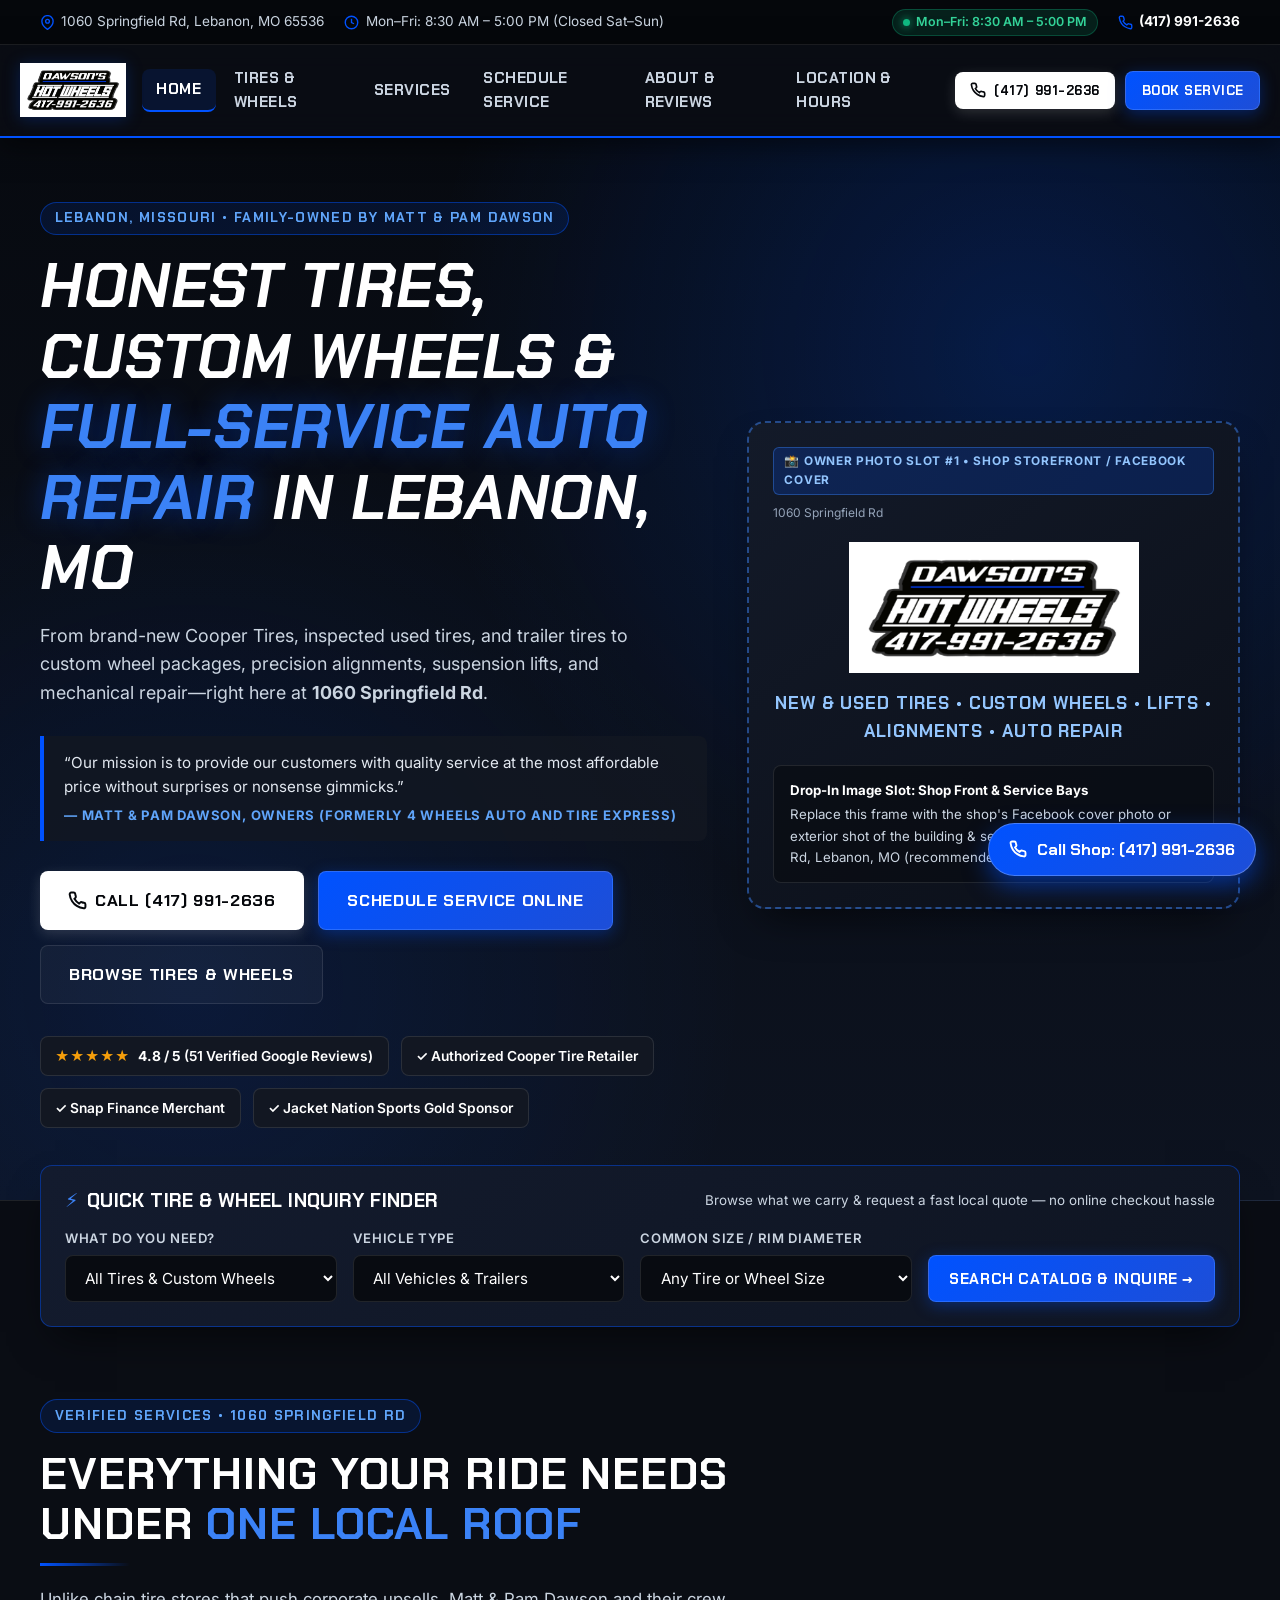
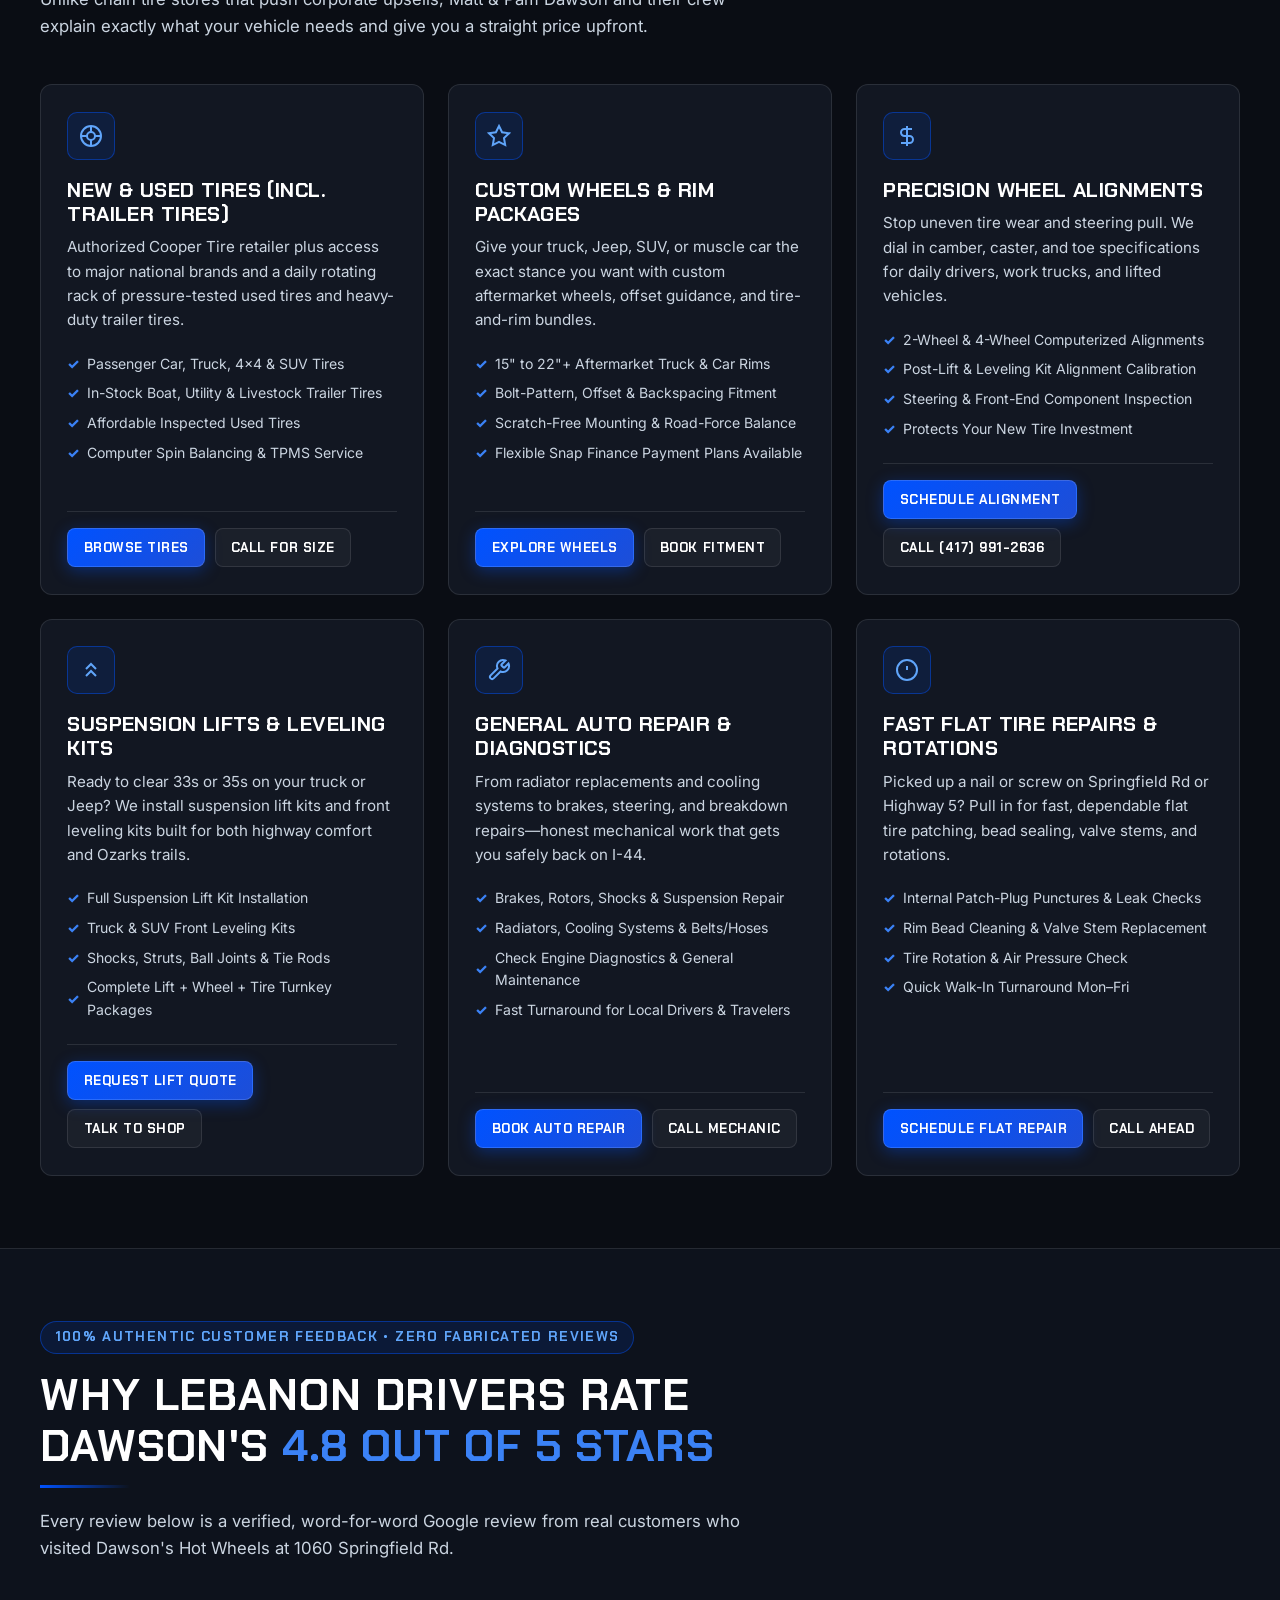
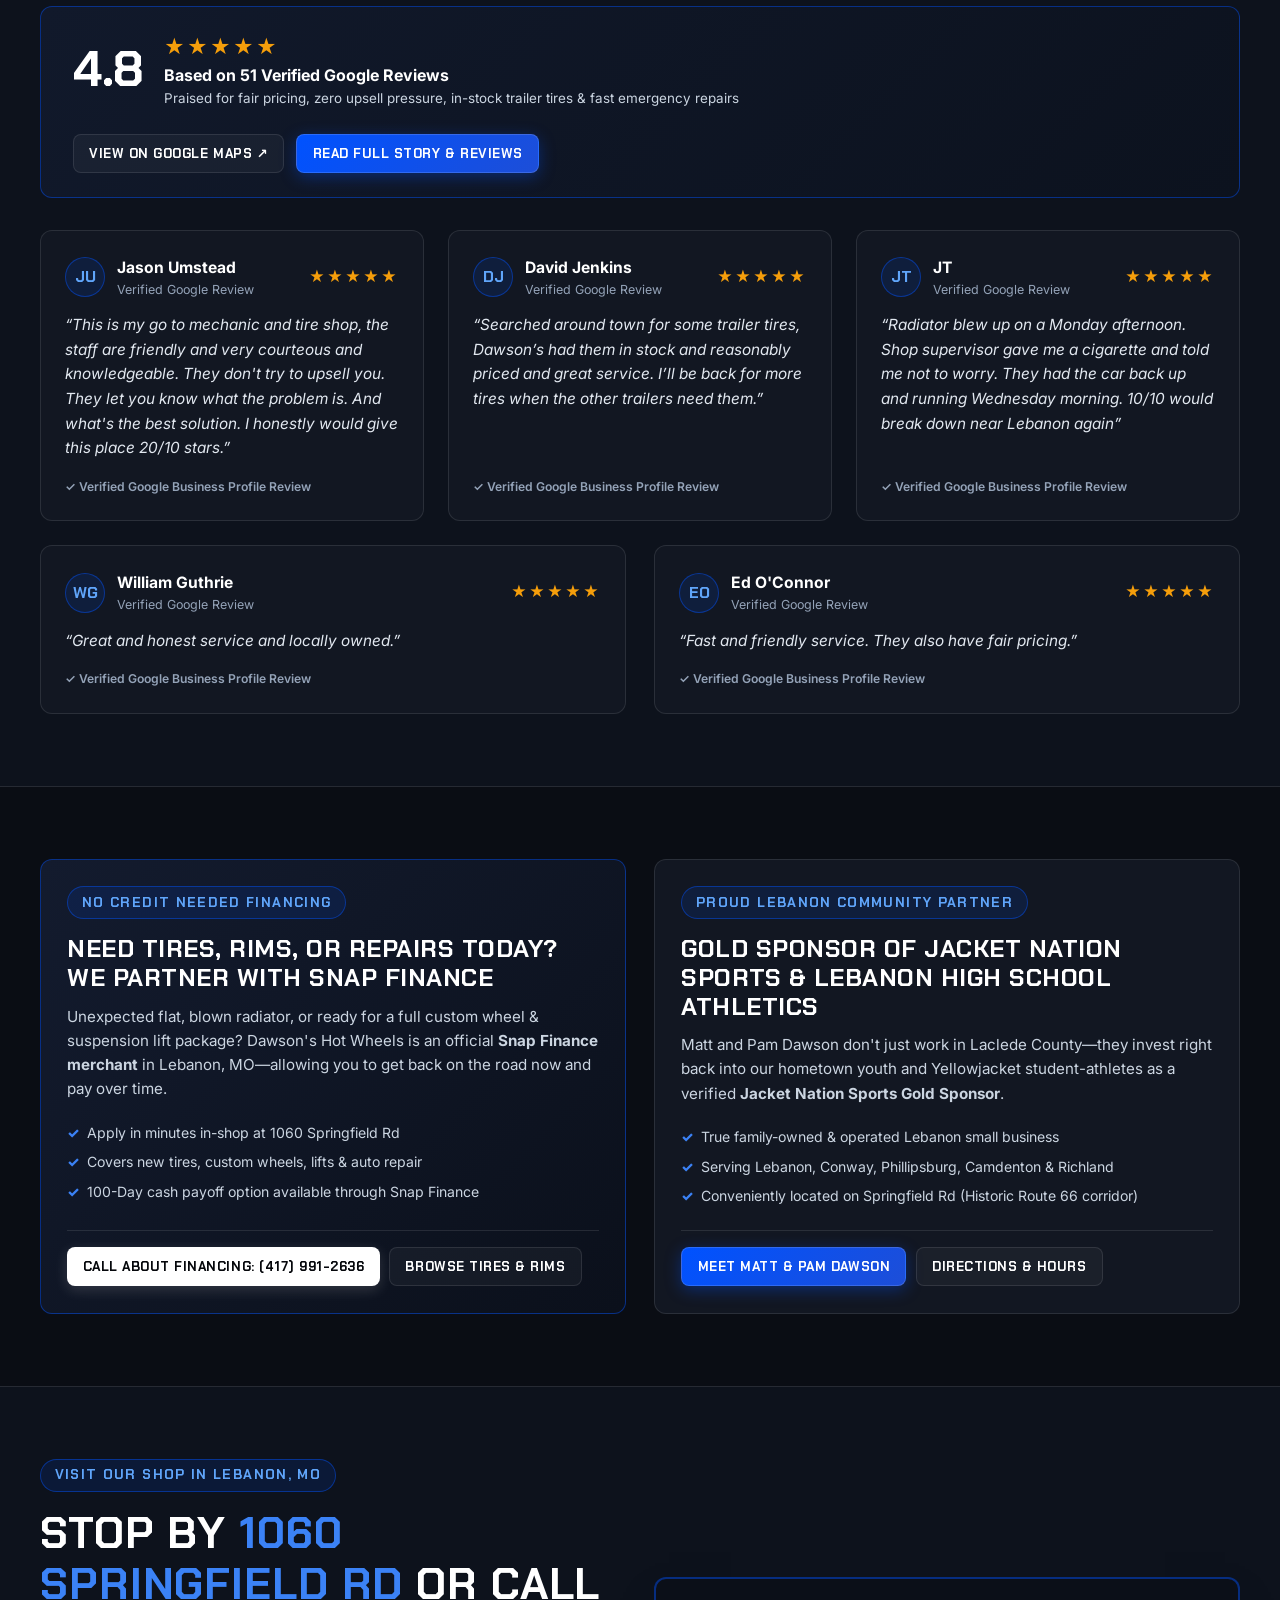
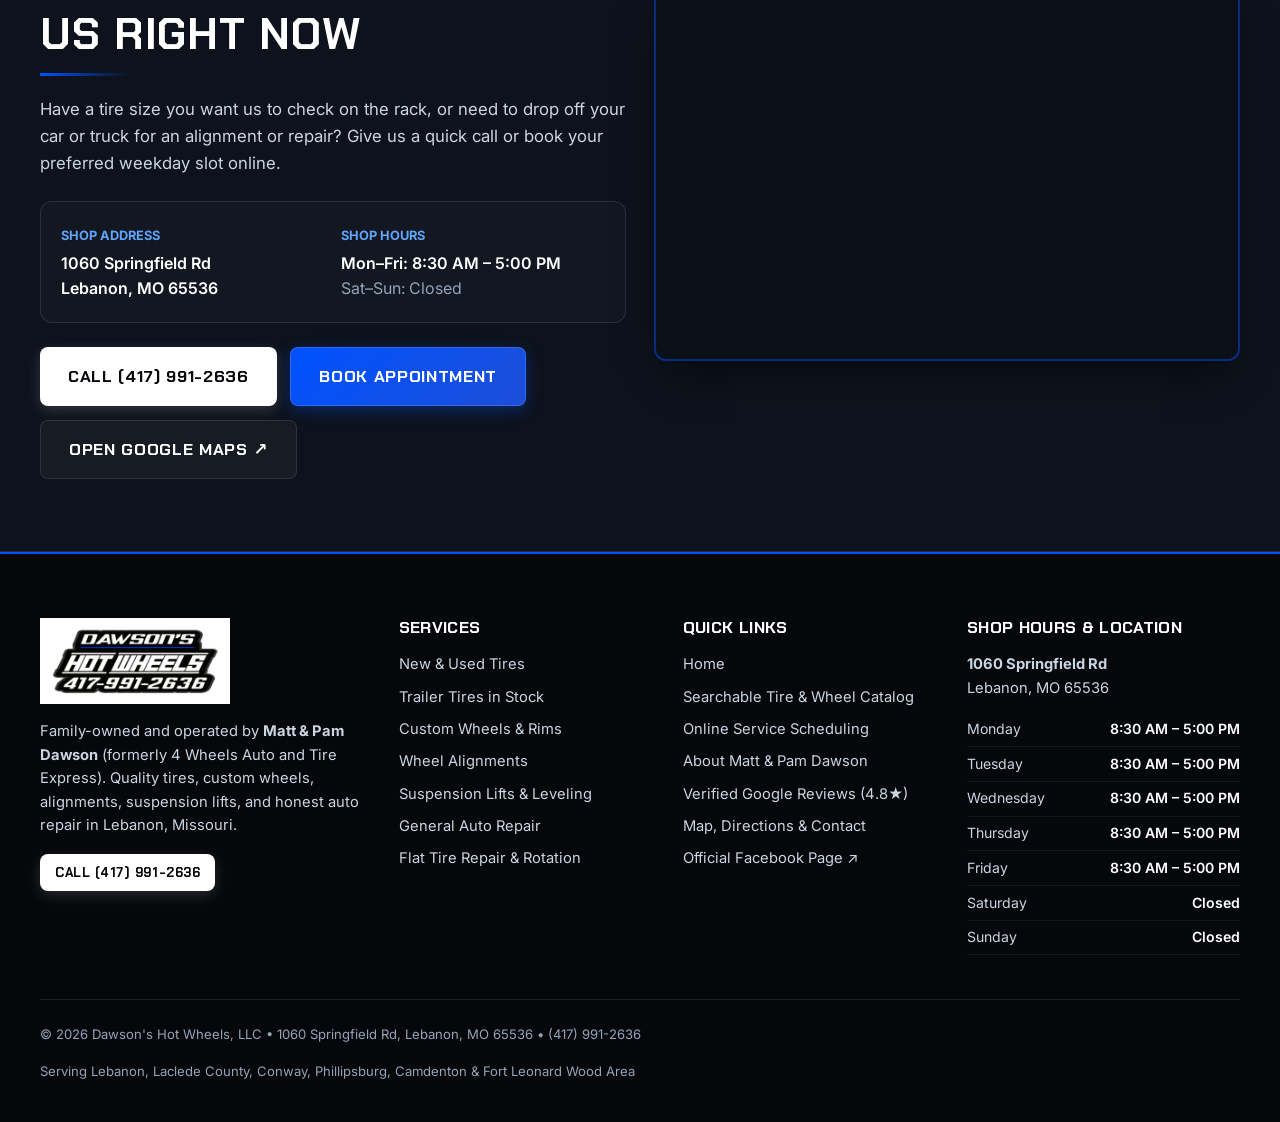
<file: index.html>
<!DOCTYPE html>
<html lang="en">
<head>
  <meta charset="UTF-8">
  <meta name="viewport" content="width=device-width, initial-scale=1.0">
  <title>Dawson's Hot Wheels | Tire Shop, Custom Wheels &amp; Auto Repair in Lebanon, MO</title>
  <meta name="description" content="Family-owned tire shop &amp; auto repair at 1060 Springfield Rd in Lebanon, MO. New &amp; used tires, Authorized Cooper Tire dealer, custom wheels, alignments, suspension lifts &amp; flat repairs. Call (417) 991-2636.">
  <meta name="keywords" content="tire shop Lebanon MO, Dawson's Hot Wheels, wheel alignment Lebanon MO, used tires Lebanon MO, custom wheels Lebanon Missouri, suspension lift Laclede County, trailer tires Lebanon MO, Cooper Tires Lebanon MO">
  <link rel="canonical" href="https://dawsonshotwheels.com/">
  <meta name="robots" content="index, follow">

  <!-- Open Graph / Social Sharing -->
  <meta property="og:type" content="website">
  <meta property="og:title" content="Dawson's Hot Wheels | Tires, Wheels, Alignments &amp; Auto Repair in Lebanon, MO">
  <meta property="og:description" content="Owned by Matt &amp; Pam Dawson at 1060 Springfield Rd, Lebanon, MO. Quality tires, custom wheels, alignments, suspension lifts &amp; honest auto repair without surprises or gimmicks. Rated 4.8★ on Google.">
  <meta property="og:url" content="https://dawsonshotwheels.com/">
  <meta property="og:image" content="https://dawsonshotwheels.com/assets/images/logo.png">
  <meta property="og:locale" content="en_US">
  <meta name="twitter:card" content="summary_large_image">

  <!-- Google Fonts -->
  <link rel="preconnect" href="https://fonts.googleapis.com">
  <link rel="preconnect" href="https://fonts.gstatic.com" crossorigin>
  <link href="https://fonts.googleapis.com/css2?family=Chakra+Petch:ital,wght@0,600;0,700;1,700;1,800&family=Inter:wght@400;500;600;700;800&display=swap" rel="stylesheet">

  <link rel="stylesheet" href="assets/css/styles.css">

  <!-- Schema.org Structured Data (TireShop & AutoRepair) -->
  <script type="application/ld+json">
  {
    "@context": "https://schema.org",
    "@type": ["TireShop", "AutoRepair"],
    "@id": "https://dawsonshotwheels.com/#business",
    "name": "Dawson's Hot Wheels",
    "alternateName": ["Dawson's Hot Wheels, LLC", "Formerly 4 Wheels Auto and Tire Express"],
    "description": "Hello, Matt and Pam Dawson here. We are the owners of Dawson's Hot Wheels (formerly 4 Wheels Auto and Tire Express) located at 1060 Springfield Rd. here in Lebanon, MO. We are a true family owned small business offering new and used tires, custom wheels, flat repairs, alignments, suspension lifts, and general auto repair.",
    "url": "https://dawsonshotwheels.com/",
    "telephone": "+1-417-991-2636",
    "image": "https://dawsonshotwheels.com/assets/images/logo.png",
    "logo": "https://dawsonshotwheels.com/assets/images/logo.png",
    "priceRange": "$$",
    "founders": [
      { "@type": "Person", "name": "Matt Dawson" },
      { "@type": "Person", "name": "Pam Dawson" }
    ],
    "address": {
      "@type": "PostalAddress",
      "streetAddress": "1060 Springfield Rd",
      "addressLocality": "Lebanon",
      "addressRegion": "MO",
      "postalCode": "65536",
      "addressCountry": "US"
    },
    "geo": {
      "@type": "GeoCoordinates",
      "latitude": 37.6743,
      "longitude": -92.6778
    },
    "hasMap": "https://maps.google.com/maps?hl=en&q=Dawson's%20Hot%20Wheels%201060%20Springfield%20Rd%2C%20Lebanon%2C%20MO%2C%2065536",
    "sameAs": [
      "https://www.facebook.com/dawsonshotwheels",
      "https://www.google.com/maps?q=place_id:ChIJUSMSZ2w5xYcRlGNlRFF_q84"
    ],
    "areaServed": [
      { "@type": "City", "name": "Lebanon, MO" },
      { "@type": "AdministrativeArea", "name": "Laclede County, MO" },
      { "@type": "City", "name": "Camdenton, MO" },
      { "@type": "City", "name": "Conway, MO" },
      { "@type": "City", "name": "Richland, MO" },
      { "@type": "City", "name": "Phillipsburg, MO" }
    ],
    "openingHoursSpecification": [
      {
        "@type": "OpeningHoursSpecification",
        "dayOfWeek": ["Monday", "Tuesday", "Wednesday", "Thursday", "Friday"],
        "opens": "08:30",
        "closes": "17:00"
      }
    ],
    "aggregateRating": {
      "@type": "AggregateRating",
      "ratingValue": "4.8",
      "reviewCount": "51",
      "bestRating": "5"
    },
    "review": [
      {
        "@type": "Review",
        "author": { "@type": "Person", "name": "David Jenkins" },
        "datePublished": "2026-09-23",
        "reviewRating": { "@type": "Rating", "ratingValue": "5" },
        "reviewBody": "Searched around town for some trailer tires, Dawson’s had them in stock and reasonably priced and great service. I’ll be back for more tires when the other trailers need them."
      },
      {
        "@type": "Review",
        "author": { "@type": "Person", "name": "William Guthrie" },
        "datePublished": "2026-06-25",
        "reviewRating": { "@type": "Rating", "ratingValue": "5" },
        "reviewBody": "Great and honest service and locally owned."
      },
      {
        "@type": "Review",
        "author": { "@type": "Person", "name": "JT" },
        "datePublished": "2026-02-10",
        "reviewRating": { "@type": "Rating", "ratingValue": "5" },
        "reviewBody": "Radiator blew up on a Monday afternoon. Shop supervisor gave me a cigarette and told me not to worry. They had the car back up and running Wednesday morning. 10/10 would break down near Lebanon again"
      },
      {
        "@type": "Review",
        "author": { "@type": "Person", "name": "Jason Umstead" },
        "datePublished": "2025-12-23",
        "reviewRating": { "@type": "Rating", "ratingValue": "5" },
        "reviewBody": "This is my go to mechanic and tire shop, the staff are friendly and very courteous and knowledgeable. They don't try to upsell you.They let you know what the problem is.And what's the best solution. I honestly would give this place 20/10 stars."
      },
      {
        "@type": "Review",
        "author": { "@type": "Person", "name": "Ed O'Connor" },
        "datePublished": "2025-12-02",
        "reviewRating": { "@type": "Rating", "ratingValue": "5" },
        "reviewBody": "Fast and friendly service. They also have fair pricing."
      }
    ]
  }
  </script>
</head>
<body>

  <!-- Top Utility Bar -->
  <div class="top-bar">
    <div class="container top-bar-inner">
      <div class="top-bar-items">
        <a href="https://maps.google.com/maps?q=Dawson's+Hot+Wheels+1060+Springfield+Rd,+Lebanon,+MO+65536" target="_blank" rel="noopener" class="top-bar-item">
          <svg width="15" height="15" viewBox="0 0 24 24" fill="none" stroke="currentColor" stroke-width="2.2"><path d="M21 10c0 7-9 13-9 13s-9-6-9-13a9 9 0 0 1 18 0z"/><circle cx="12" cy="10" r="3"/></svg>
          <span>1060 Springfield Rd, Lebanon, MO 65536</span>
        </a>
        <span class="top-bar-item">
          <svg width="15" height="15" viewBox="0 0 24 24" fill="none" stroke="currentColor" stroke-width="2.2"><circle cx="12" cy="12" r="10"/><polyline points="12 6 12 12 16 14"/></svg>
          <span>Mon–Fri: 8:30 AM – 5:00 PM (Closed Sat–Sun)</span>
        </span>
      </div>
      <div class="top-bar-items">
        <span class="badge-status js-shop-status"><span class="dot"></span> Mon–Fri: 8:30 AM – 5:00 PM</span>
        <a href="tel:4179912636" class="top-bar-item" style="font-weight: 700; color: #ffffff;">
          <svg width="15" height="15" viewBox="0 0 24 24" fill="none" stroke="currentColor" stroke-width="2.2"><path d="M22 16.92v3a2 2 0 0 1-2.18 2 19.79 19.79 0 0 1-8.63-3.07 19.5 19.5 0 0 1-6-6 19.79 19.79 0 0 1-3.07-8.67A2 2 0 0 1 4.11 2h3a2 2 0 0 1 2 1.72 12.84 12.84 0 0 0 .7 2.81 2 2 0 0 1-.45 2.11L8.09 9.91a16 16 0 0 0 6 6l1.27-1.27a2 2 0 0 1 2.11-.45 12.84 12.84 0 0 0 2.81.7A2 2 0 0 1 22 16.92z"/></svg>
          (417) 991-2636
        </a>
      </div>
    </div>
  </div>

  <!-- Main Sticky Header -->
  <header class="site-header">
    <div class="container header-inner">
      <a href="index.html" class="brand-logo" aria-label="Dawson's Hot Wheels Home">
        <img src="assets/images/logo.png" alt="Dawson's Hot Wheels - 417-991-2636 Logo" width="210" height="86">
      </a>

      <nav class="main-nav" aria-label="Main Navigation">
        <a href="index.html" class="nav-link active">Home</a>
        <a href="catalog.html" class="nav-link">Tires &amp; Wheels</a>
        <a href="services.html" class="nav-link">Services</a>
        <a href="schedule.html" class="nav-link">Schedule Service</a>
        <a href="about.html" class="nav-link">About &amp; Reviews</a>
        <a href="contact.html" class="nav-link">Location &amp; Hours</a>
      </nav>

      <div class="header-ctas">
        <a href="tel:4179912636" class="btn btn-call btn-sm">
          <svg width="16" height="16" viewBox="0 0 24 24" fill="none" stroke="currentColor" stroke-width="2.5"><path d="M22 16.92v3a2 2 0 0 1-2.18 2 19.79 19.79 0 0 1-8.63-3.07 19.5 19.5 0 0 1-6-6 19.79 19.79 0 0 1-3.07-8.67A2 2 0 0 1 4.11 2h3a2 2 0 0 1 2 1.72 12.84 12.84 0 0 0 .7 2.81 2 2 0 0 1-.45 2.11L8.09 9.91a16 16 0 0 0 6 6l1.27-1.27a2 2 0 0 1 2.11-.45 12.84 12.84 0 0 0 2.81.7A2 2 0 0 1 22 16.92z"/></svg>
          (417) 991-2636
        </a>
        <a href="schedule.html" class="btn btn-primary btn-sm">Book Service</a>
        <button type="button" class="mobile-menu-btn" id="mobileMenuBtn" aria-label="Toggle Menu" aria-expanded="false">
          <svg width="22" height="22" viewBox="0 0 24 24" fill="none" stroke="currentColor" stroke-width="2.2"><line x1="3" y1="6" x2="21" y2="6"/><line x1="3" y1="12" x2="21" y2="12"/><line x1="3" y1="18" x2="21" y2="18"/></svg>
        </button>
      </div>
    </div>

    <div class="mobile-nav-drawer" id="mobileNavDrawer">
      <div class="mobile-nav-links">
        <a href="index.html">Home</a>
        <a href="catalog.html">Tires &amp; Wheels Catalog</a>
        <a href="services.html">Auto &amp; Tire Services</a>
        <a href="schedule.html">Schedule Service Online</a>
        <a href="about.html">Our Story &amp; Real Reviews</a>
        <a href="contact.html">Hours, Map &amp; Contact</a>
      </div>
    </div>
  </header>

  <main>
    <!-- Hero Section -->
    <section class="hero">
      <div class="container hero-grid">
        <div>
          <div class="eyebrow">
            <span>Lebanon, Missouri • Family-Owned by Matt &amp; Pam Dawson</span>
          </div>
          <h1 class="hero-title">
            Honest Tires, Custom Wheels &amp; <span class="highlight">Full-Service Auto Repair</span> in Lebanon, MO
          </h1>
          <p class="hero-lead">
            From brand-new Cooper Tires, inspected used tires, and trailer tires to custom wheel packages, precision alignments, suspension lifts, and mechanical repair—right here at <strong>1060 Springfield Rd</strong>.
          </p>

          <blockquote class="hero-quote-box">
            “Our mission is to provide our customers with quality service at the most affordable price without surprises or nonsense gimmicks.”
            <strong>— Matt &amp; Pam Dawson, Owners (Formerly 4 Wheels Auto and Tire Express)</strong>
          </blockquote>

          <div class="hero-actions">
            <a href="tel:4179912636" class="btn btn-call btn-lg">
              <svg width="19" height="19" viewBox="0 0 24 24" fill="none" stroke="currentColor" stroke-width="2.5"><path d="M22 16.92v3a2 2 0 0 1-2.18 2 19.79 19.79 0 0 1-8.63-3.07 19.5 19.5 0 0 1-6-6 19.79 19.79 0 0 1-3.07-8.67A2 2 0 0 1 4.11 2h3a2 2 0 0 1 2 1.72 12.84 12.84 0 0 0 .7 2.81 2 2 0 0 1-.45 2.11L8.09 9.91a16 16 0 0 0 6 6l1.27-1.27a2 2 0 0 1 2.11-.45 12.84 12.84 0 0 0 2.81.7A2 2 0 0 1 22 16.92z"/></svg>
              Call (417) 991-2636
            </a>
            <a href="schedule.html" class="btn btn-primary btn-lg">Schedule Service Online</a>
            <a href="catalog.html" class="btn btn-outline btn-lg">Browse Tires &amp; Wheels</a>
          </div>

          <div class="trust-pills">
            <div class="trust-pill">
              <span class="stars">★★★★★</span>
              <span><strong>4.8 / 5</strong> (51 Verified Google Reviews)</span>
            </div>
            <div class="trust-pill">
              <span>✓ Authorized Cooper Tire Retailer</span>
            </div>
            <div class="trust-pill">
              <span>✓ Snap Finance Merchant</span>
            </div>
            <div class="trust-pill">
              <span>✓ Jacket Nation Sports Gold Sponsor</span>
            </div>
          </div>
        </div>

        <!-- Visual Showcase & Clearly Labeled Owner Photo Slot -->
        <div>
          <div class="photo-slot">
            <div style="display: flex; justify-content: space-between; align-items: center; gap: 0.5rem; flex-wrap: wrap;">
              <span class="photo-slot-tag">📸 Owner Photo Slot #1 • Shop Storefront / Facebook Cover</span>
              <span style="font-size: 0.75rem; color: var(--text-muted);">1060 Springfield Rd</span>
            </div>

            <div class="photo-slot-visual">
              <img src="assets/images/logo.png" alt="Dawson's Hot Wheels Official Logo" class="logo-showcase">
              <div style="font-family: var(--font-heading); font-size: 1.1rem; font-weight: 700; color: #93c5fd; text-transform: uppercase; letter-spacing: 0.05em;">
                New &amp; Used Tires • Custom Wheels • Lifts • Alignments • Auto Repair
              </div>
            </div>

            <div class="photo-slot-caption">
              <strong>Drop-In Image Slot: Shop Front &amp; Service Bays</strong>
              Replace this frame with the shop's Facebook cover photo or exterior shot of the building &amp; service bays at 1060 Springfield Rd, Lebanon, MO (recommended size: 1200×800px).
            </div>
          </div>
        </div>
      </div>
    </section>

    <!-- Quick Tire & Wheel Finder Bar -->
    <div class="container">
      <section class="quick-finder" aria-label="Quick Tire and Wheel Search">
        <div style="display: flex; justify-content: space-between; align-items: center; flex-wrap: wrap; gap: 0.5rem; margin-bottom: 1rem;">
          <h2 style="font-size: 1.2rem; display: flex; align-items: center; gap: 0.5rem;">
            <span style="color: #3b82f6;">⚡</span> Quick Tire &amp; Wheel Inquiry Finder
          </h2>
          <span style="font-size: 0.84rem; color: var(--text-light);">Browse what we carry &amp; request a fast local quote — no online checkout hassle</span>
        </div>
        <form action="catalog.html" method="GET" class="quick-finder-grid">
          <div class="form-group">
            <label for="qfCategory" class="form-label">What Do You Need?</label>
            <select id="qfCategory" name="category" class="form-control">
              <option value="ALL">All Tires &amp; Custom Wheels</option>
              <option value="Tires">New Tires (Car, Truck, SUV, Trailer)</option>
              <option value="Used Tires">Inspected Used Tires</option>
              <option value="Wheels">Custom Wheels &amp; Rim Packages</option>
            </select>
          </div>
          <div class="form-group">
            <label for="qfVehicle" class="form-label">Vehicle Type</label>
            <select id="qfVehicle" name="vehicle" class="form-control">
              <option value="ALL">All Vehicles &amp; Trailers</option>
              <option value="Truck">Pickup Truck / 4x4</option>
              <option value="SUV">SUV / Crossover</option>
              <option value="Passenger">Passenger Car / Sedan</option>
              <option value="Trailer">Boat / Utility / Livestock Trailer</option>
            </select>
          </div>
          <div class="form-group">
            <label for="qfSize" class="form-label">Common Size / Rim Diameter</label>
            <select id="qfSize" name="size" class="form-control">
              <option value="ALL">Any Tire or Wheel Size</option>
              <option value="265/70R17">265/70R17 (Truck/SUV)</option>
              <option value="275/60R20">275/60R20 (Half-Ton Truck)</option>
              <option value="225/65R17">225/65R17 (SUV/Crossover)</option>
              <option value="205/55R16">205/55R16 (Passenger Car)</option>
              <option value="ST205/75R15">ST205/75R15 (Trailer Tire)</option>
              <option value="35x12.50R20">33" / 35" Lifted Truck Tires</option>
              <option value="20">20" Custom Truck Wheels</option>
            </select>
          </div>
          <div>
            <button type="submit" class="btn btn-primary" style="width: 100%; padding: 0.8rem 1.25rem;">
              Search Catalog &amp; Inquire →
            </button>
          </div>
        </form>
      </section>
    </div>

    <!-- Verified Core Services Section -->
    <section class="section" id="services">
      <div class="container">
        <div class="section-header">
          <div class="eyebrow">Verified Services • 1060 Springfield Rd</div>
          <h2 class="section-title">Everything Your Ride Needs Under <span>One Local Roof</span></h2>
          <div class="racing-line"></div>
          <p class="section-subtitle">
            Unlike chain tire stores that push corporate upsells, Matt &amp; Pam Dawson and their crew explain exactly what your vehicle needs and give you a straight price upfront.
          </p>
        </div>

        <div class="grid-3">
          <!-- Service 1 -->
          <article class="card">
            <div>
              <div class="card-icon">
                <svg width="24" height="24" viewBox="0 0 24 24" fill="none" stroke="currentColor" stroke-width="2"><circle cx="12" cy="12" r="10"/><circle cx="12" cy="12" r="4"/><line x1="12" y1="2" x2="12" y2="8"/><line x1="12" y1="16" x2="12" y2="22"/><line x1="2" y1="12" x2="8" y2="12"/><line x1="16" y1="12" x2="22" y2="12"/></svg>
              </div>
              <h3>New &amp; Used Tires (Incl. Trailer Tires)</h3>
              <p>Authorized Cooper Tire retailer plus access to major national brands and a daily rotating rack of pressure-tested used tires and heavy-duty trailer tires.</p>
              <ul class="card-list">
                <li>Passenger Car, Truck, 4x4 &amp; SUV Tires</li>
                <li>In-Stock Boat, Utility &amp; Livestock Trailer Tires</li>
                <li>Affordable Inspected Used Tires</li>
                <li>Computer Spin Balancing &amp; TPMS Service</li>
              </ul>
            </div>
            <div class="card-actions">
              <a href="catalog.html?category=Tires" class="btn btn-primary btn-sm">Browse Tires</a>
              <a href="tel:4179912636" class="btn btn-outline btn-sm">Call for Size</a>
            </div>
          </article>

          <!-- Service 2 -->
          <article class="card">
            <div>
              <div class="card-icon">
                <svg width="24" height="24" viewBox="0 0 24 24" fill="none" stroke="currentColor" stroke-width="2"><polygon points="12 2 15.09 8.26 22 9.27 17 14.14 18.18 21.02 12 17.77 5.82 21.02 7 14.14 2 9.27 8.91 8.26 12 2"/></svg>
              </div>
              <h3>Custom Wheels &amp; Rim Packages</h3>
              <p>Give your truck, Jeep, SUV, or muscle car the exact stance you want with custom aftermarket wheels, offset guidance, and tire-and-rim bundles.</p>
              <ul class="card-list">
                <li>15" to 22"+ Aftermarket Truck &amp; Car Rims</li>
                <li>Bolt-Pattern, Offset &amp; Backspacing Fitment</li>
                <li>Scratch-Free Mounting &amp; Road-Force Balance</li>
                <li>Flexible Snap Finance Payment Plans Available</li>
              </ul>
            </div>
            <div class="card-actions">
              <a href="catalog.html?category=Wheels" class="btn btn-primary btn-sm">Explore Wheels</a>
              <a href="schedule.html?service=Custom+Wheels+%26+Tire+Package" class="btn btn-outline btn-sm">Book Fitment</a>
            </div>
          </article>

          <!-- Service 3 -->
          <article class="card">
            <div>
              <div class="card-icon">
                <svg width="24" height="24" viewBox="0 0 24 24" fill="none" stroke="currentColor" stroke-width="2"><path d="M12 2v20M17 5H9.5a3.5 3.5 0 0 0 0 7h5a3.5 3.5 0 0 1 0 7H6"/></svg>
              </div>
              <h3>Precision Wheel Alignments</h3>
              <p>Stop uneven tire wear and steering pull. We dial in camber, caster, and toe specifications for daily drivers, work trucks, and lifted vehicles.</p>
              <ul class="card-list">
                <li>2-Wheel &amp; 4-Wheel Computerized Alignments</li>
                <li>Post-Lift &amp; Leveling Kit Alignment Calibration</li>
                <li>Steering &amp; Front-End Component Inspection</li>
                <li>Protects Your New Tire Investment</li>
              </ul>
            </div>
            <div class="card-actions">
              <a href="schedule.html?service=Wheel+Alignment" class="btn btn-primary btn-sm">Schedule Alignment</a>
              <a href="tel:4179912636" class="btn btn-outline btn-sm">Call (417) 991-2636</a>
            </div>
          </article>

          <!-- Service 4 -->
          <article class="card">
            <div>
              <div class="card-icon">
                <svg width="24" height="24" viewBox="0 0 24 24" fill="none" stroke="currentColor" stroke-width="2"><polyline points="17 11 12 6 7 11"/><polyline points="17 18 12 13 7 18"/></svg>
              </div>
              <h3>Suspension Lifts &amp; Leveling Kits</h3>
              <p>Ready to clear 33s or 35s on your truck or Jeep? We install suspension lift kits and front leveling kits built for both highway comfort and Ozarks trails.</p>
              <ul class="card-list">
                <li>Full Suspension Lift Kit Installation</li>
                <li>Truck &amp; SUV Front Leveling Kits</li>
                <li>Shocks, Struts, Ball Joints &amp; Tie Rods</li>
                <li>Complete Lift + Wheel + Tire Turnkey Packages</li>
              </ul>
            </div>
            <div class="card-actions">
              <a href="schedule.html?service=Suspension+Lift+%2F+Leveling+Kit" class="btn btn-primary btn-sm">Request Lift Quote</a>
              <a href="tel:4179912636" class="btn btn-outline btn-sm">Talk to Shop</a>
            </div>
          </article>

          <!-- Service 5 -->
          <article class="card">
            <div>
              <div class="card-icon">
                <svg width="24" height="24" viewBox="0 0 24 24" fill="none" stroke="currentColor" stroke-width="2"><path d="M14.7 6.3a1 1 0 0 0 0 1.4l1.6 1.6a1 1 0 0 0 1.4 0l3.77-3.77a6 6 0 0 1-7.94 7.94l-6.91 6.91a2.12 2.12 0 0 1-3-3l6.91-6.91a6 6 0 0 1 7.94-7.94l-3.76 3.76z"/></svg>
              </div>
              <h3>General Auto Repair &amp; Diagnostics</h3>
              <p>From radiator replacements and cooling systems to brakes, steering, and breakdown repairs—honest mechanical work that gets you safely back on I-44.</p>
              <ul class="card-list">
                <li>Brakes, Rotors, Shocks &amp; Suspension Repair</li>
                <li>Radiators, Cooling Systems &amp; Belts/Hoses</li>
                <li>Check Engine Diagnostics &amp; General Maintenance</li>
                <li>Fast Turnaround for Local Drivers &amp; Travelers</li>
              </ul>
            </div>
            <div class="card-actions">
              <a href="schedule.html?service=General+Auto+Repair" class="btn btn-primary btn-sm">Book Auto Repair</a>
              <a href="tel:4179912636" class="btn btn-outline btn-sm">Call Mechanic</a>
            </div>
          </article>

          <!-- Service 6 -->
          <article class="card">
            <div>
              <div class="card-icon">
                <svg width="24" height="24" viewBox="0 0 24 24" fill="none" stroke="currentColor" stroke-width="2"><circle cx="12" cy="12" r="10"/><line x1="12" y1="8" x2="12" y2="12"/><line x1="12" y1="16" x2="12.01" y2="16"/></svg>
              </div>
              <h3>Fast Flat Tire Repairs &amp; Rotations</h3>
              <p>Picked up a nail or screw on Springfield Rd or Highway 5? Pull in for fast, dependable flat tire patching, bead sealing, valve stems, and rotations.</p>
              <ul class="card-list">
                <li>Internal Patch-Plug Punctures &amp; Leak Checks</li>
                <li>Rim Bead Cleaning &amp; Valve Stem Replacement</li>
                <li>Tire Rotation &amp; Air Pressure Check</li>
                <li>Quick Walk-In Turnaround Mon–Fri</li>
              </ul>
            </div>
            <div class="card-actions">
              <a href="schedule.html?service=Flat+Tire+Repair+%2F+Rotation" class="btn btn-primary btn-sm">Schedule Flat Repair</a>
              <a href="tel:4179912636" class="btn btn-outline btn-sm">Call Ahead</a>
            </div>
          </article>
        </div>
      </div>
    </section>

    <!-- Verified Customer Reviews Section (100% Real Word-for-Word Google Reviews) -->
    <section class="section section-alt" id="reviews">
      <div class="container">
        <div class="section-header">
          <div class="eyebrow">100% Authentic Customer Feedback • Zero Fabricated Reviews</div>
          <h2 class="section-title">Why Lebanon Drivers Rate Dawson's <span>4.8 Out of 5 Stars</span></h2>
          <div class="racing-line"></div>
          <p class="section-subtitle">
            Every review below is a verified, word-for-word Google review from real customers who visited Dawson's Hot Wheels at 1060 Springfield Rd.
          </p>
        </div>

        <div class="rating-summary-banner">
          <div class="rating-big">
            <div class="rating-number">4.8</div>
            <div>
              <div class="rating-stars">★★★★★</div>
              <div style="font-weight: 700; font-size: 1rem;">Based on 51 Verified Google Reviews</div>
              <div style="font-size: 0.84rem; color: var(--text-light);">Praised for fair pricing, zero upsell pressure, in-stock trailer tires &amp; fast emergency repairs</div>
            </div>
          </div>
          <div style="display: flex; gap: 0.75rem; flex-wrap: wrap;">
            <a href="https://www.google.com/maps?q=place_id:ChIJUSMSZ2w5xYcRlGNlRFF_q84" target="_blank" rel="noopener" class="btn btn-outline btn-sm">View on Google Maps ↗</a>
            <a href="about.html#reviews" class="btn btn-primary btn-sm">Read Full Story &amp; Reviews</a>
          </div>
        </div>

        <div class="grid-3">
          <!-- Real Review 1 -->
          <article class="review-card">
            <div>
              <div class="review-header">
                <div class="reviewer-info">
                  <div class="reviewer-avatar">JU</div>
                  <div>
                    <div class="reviewer-name">Jason Umstead</div>
                    <div class="review-meta">Verified Google Review</div>
                  </div>
                </div>
                <div class="rating-stars" style="font-size: 0.95rem;">★★★★★</div>
              </div>
              <p class="review-quote">
                “This is my go to mechanic and tire shop, the staff are friendly and very courteous and knowledgeable. They don't try to upsell you. They let you know what the problem is. And what's the best solution. I honestly would give this place 20/10 stars.”
              </p>
            </div>
            <div class="verified-google-tag">✓ Verified Google Business Profile Review</div>
          </article>

          <!-- Real Review 2 -->
          <article class="review-card">
            <div>
              <div class="review-header">
                <div class="reviewer-info">
                  <div class="reviewer-avatar">DJ</div>
                  <div>
                    <div class="reviewer-name">David Jenkins</div>
                    <div class="review-meta">Verified Google Review</div>
                  </div>
                </div>
                <div class="rating-stars" style="font-size: 0.95rem;">★★★★★</div>
              </div>
              <p class="review-quote">
                “Searched around town for some trailer tires, Dawson’s had them in stock and reasonably priced and great service. I’ll be back for more tires when the other trailers need them.”
              </p>
            </div>
            <div class="verified-google-tag">✓ Verified Google Business Profile Review</div>
          </article>

          <!-- Real Review 3 -->
          <article class="review-card">
            <div>
              <div class="review-header">
                <div class="reviewer-info">
                  <div class="reviewer-avatar">JT</div>
                  <div>
                    <div class="reviewer-name">JT</div>
                    <div class="review-meta">Verified Google Review</div>
                  </div>
                </div>
                <div class="rating-stars" style="font-size: 0.95rem;">★★★★★</div>
              </div>
              <p class="review-quote">
                “Radiator blew up on a Monday afternoon. Shop supervisor gave me a cigarette and told me not to worry. They had the car back up and running Wednesday morning. 10/10 would break down near Lebanon again”
              </p>
            </div>
            <div class="verified-google-tag">✓ Verified Google Business Profile Review</div>
          </article>
        </div>

        <div class="grid-2" style="margin-top: 1.5rem;">
          <!-- Real Review 4 -->
          <article class="review-card">
            <div>
              <div class="review-header">
                <div class="reviewer-info">
                  <div class="reviewer-avatar">WG</div>
                  <div>
                    <div class="reviewer-name">William Guthrie</div>
                    <div class="review-meta">Verified Google Review</div>
                  </div>
                </div>
                <div class="rating-stars" style="font-size: 0.95rem;">★★★★★</div>
              </div>
              <p class="review-quote">
                “Great and honest service and locally owned.”
              </p>
            </div>
            <div class="verified-google-tag">✓ Verified Google Business Profile Review</div>
          </article>

          <!-- Real Review 5 -->
          <article class="review-card">
            <div>
              <div class="review-header">
                <div class="reviewer-info">
                  <div class="reviewer-avatar">EO</div>
                  <div>
                    <div class="reviewer-name">Ed O'Connor</div>
                    <div class="review-meta">Verified Google Review</div>
                  </div>
                </div>
                <div class="rating-stars" style="font-size: 0.95rem;">★★★★★</div>
              </div>
              <p class="review-quote">
                “Fast and friendly service. They also have fair pricing.”
              </p>
            </div>
            <div class="verified-google-tag">✓ Verified Google Business Profile Review</div>
          </article>
        </div>
      </div>
    </section>

    <!-- Local Pride & Flexible Financing Banner -->
    <section class="section">
      <div class="container">
        <div class="grid-2">
          <div class="card" style="background: linear-gradient(135deg, #131b2e 0%, #0b101b 100%); border-color: var(--border-blue);">
            <div>
              <div class="eyebrow">No Credit Needed Financing</div>
              <h3 style="font-size: 1.55rem; margin-bottom: 0.75rem;">Need Tires, Rims, or Repairs Today? We Partner with Snap Finance</h3>
              <p>
                Unexpected flat, blown radiator, or ready for a full custom wheel &amp; suspension lift package? Dawson's Hot Wheels is an official <strong>Snap Finance merchant</strong> in Lebanon, MO—allowing you to get back on the road now and pay over time.
              </p>
              <ul class="card-list">
                <li>Apply in minutes in-shop at 1060 Springfield Rd</li>
                <li>Covers new tires, custom wheels, lifts &amp; auto repair</li>
                <li>100-Day cash payoff option available through Snap Finance</li>
              </ul>
            </div>
            <div class="card-actions">
              <a href="tel:4179912636" class="btn btn-call btn-sm">Call About Financing: (417) 991-2636</a>
              <a href="catalog.html" class="btn btn-outline btn-sm">Browse Tires &amp; Rims</a>
            </div>
          </div>

          <div class="card">
            <div>
              <div class="eyebrow">Proud Lebanon Community Partner</div>
              <h3 style="font-size: 1.55rem; margin-bottom: 0.75rem;">Gold Sponsor of Jacket Nation Sports &amp; Lebanon High School Athletics</h3>
              <p>
                Matt and Pam Dawson don't just work in Laclede County—they invest right back into our hometown youth and Yellowjacket student-athletes as a verified <strong>Jacket Nation Sports Gold Sponsor</strong>.
              </p>
              <ul class="card-list">
                <li>True family-owned &amp; operated Lebanon small business</li>
                <li>Serving Lebanon, Conway, Phillipsburg, Camdenton &amp; Richland</li>
                <li>Conveniently located on Springfield Rd (Historic Route 66 corridor)</li>
              </ul>
            </div>
            <div class="card-actions">
              <a href="about.html" class="btn btn-primary btn-sm">Meet Matt &amp; Pam Dawson</a>
              <a href="contact.html" class="btn btn-outline btn-sm">Directions &amp; Hours</a>
            </div>
          </div>
        </div>
      </div>
    </section>

    <!-- Location & Call to Action Strip -->
    <section class="section section-alt">
      <div class="container">
        <div class="grid-2" style="align-items: center;">
          <div>
            <div class="eyebrow">Visit Our Shop in Lebanon, MO</div>
            <h2 class="section-title">Stop By <span>1060 Springfield Rd</span> or Call Us Right Now</h2>
            <div class="racing-line"></div>
            <p class="section-subtitle" style="margin-bottom: 1.5rem;">
              Have a tire size you want us to check on the rack, or need to drop off your car or truck for an alignment or repair? Give us a quick call or book your preferred weekday slot online.
            </p>
            <div style="background: var(--bg-card); border: 1px solid var(--border-dark); border-radius: var(--radius-md); padding: 1.25rem; margin-bottom: 1.5rem;">
              <div style="display: grid; grid-template-columns: 1fr 1fr; gap: 1rem;">
                <div>
                  <strong style="color: #60a5fa; font-size: 0.8rem; text-transform: uppercase;">Shop Address</strong>
                  <div style="font-weight: 600; margin-top: 0.2rem;">1060 Springfield Rd<br>Lebanon, MO 65536</div>
                </div>
                <div>
                  <strong style="color: #60a5fa; font-size: 0.8rem; text-transform: uppercase;">Shop Hours</strong>
                  <div style="font-weight: 600; margin-top: 0.2rem;">Mon–Fri: 8:30 AM – 5:00 PM<br><span style="color: var(--text-muted); font-weight: 400;">Sat–Sun: Closed</span></div>
                </div>
              </div>
            </div>
            <div style="display: flex; flex-wrap: wrap; gap: 0.85rem;">
              <a href="tel:4179912636" class="btn btn-call btn-lg">Call (417) 991-2636</a>
              <a href="schedule.html" class="btn btn-primary btn-lg">Book Appointment</a>
              <a href="https://maps.google.com/maps?q=Dawson's+Hot+Wheels+1060+Springfield+Rd,+Lebanon,+MO+65536" target="_blank" rel="noopener" class="btn btn-outline btn-lg">Open Google Maps ↗</a>
            </div>
          </div>

          <div style="border-radius: var(--radius-md); overflow: hidden; border: 2px solid var(--border-blue); box-shadow: var(--shadow-lg); min-height: 360px; background: #0b0f18;">
            <iframe
              title="Google Map of Dawson's Hot Wheels at 1060 Springfield Rd, Lebanon, MO 65536"
              src="https://maps.google.com/maps?q=Dawson's%20Hot%20Wheels%201060%20Springfield%20Rd%2C%20Lebanon%2C%20MO%2065536&t=&z=15&ie=UTF8&iwloc=&output=embed"
              width="100%"
              height="380"
              style="border:0; display: block;"
              allowfullscreen=""
              loading="lazy"
              referrerpolicy="no-referrer-when-downgrade">
            </iframe>
          </div>
        </div>
      </div>
    </section>
  </main>

  <!-- Site Footer -->
  <footer class="site-footer">
    <div class="container">
      <div class="footer-grid">
        <div>
          <img src="assets/images/logo.png" alt="Dawson's Hot Wheels Logo" width="190" height="78" style="margin-bottom: 1rem;">
          <p style="margin-bottom: 1rem; color: var(--text-light);">
            Family-owned and operated by <strong>Matt &amp; Pam Dawson</strong> (formerly 4 Wheels Auto and Tire Express). Quality tires, custom wheels, alignments, suspension lifts, and honest auto repair in Lebanon, Missouri.
          </p>
          <a href="tel:4179912636" class="btn btn-call btn-sm">Call (417) 991-2636</a>
        </div>

        <div>
          <h3 class="footer-heading">Services</h3>
          <ul class="footer-links">
            <li><a href="catalog.html?category=Tires">New &amp; Used Tires</a></li>
            <li><a href="catalog.html?category=Tires&vehicle=Trailer">Trailer Tires in Stock</a></li>
            <li><a href="catalog.html?category=Wheels">Custom Wheels &amp; Rims</a></li>
            <li><a href="services.html#alignments">Wheel Alignments</a></li>
            <li><a href="services.html#lifts">Suspension Lifts &amp; Leveling</a></li>
            <li><a href="services.html#repair">General Auto Repair</a></li>
            <li><a href="services.html#flats">Flat Tire Repair &amp; Rotation</a></li>
          </ul>
        </div>

        <div>
          <h3 class="footer-heading">Quick Links</h3>
          <ul class="footer-links">
            <li><a href="index.html">Home</a></li>
            <li><a href="catalog.html">Searchable Tire &amp; Wheel Catalog</a></li>
            <li><a href="schedule.html">Online Service Scheduling</a></li>
            <li><a href="about.html">About Matt &amp; Pam Dawson</a></li>
            <li><a href="about.html#reviews">Verified Google Reviews (4.8★)</a></li>
            <li><a href="contact.html">Map, Directions &amp; Contact</a></li>
            <li><a href="https://www.facebook.com/dawsonshotwheels" target="_blank" rel="noopener">Official Facebook Page ↗</a></li>
          </ul>
        </div>

        <div>
          <h3 class="footer-heading">Shop Hours &amp; Location</h3>
          <p style="margin-bottom: 0.75rem;">
            <strong>1060 Springfield Rd</strong><br>
            Lebanon, MO 65536
          </p>
          <table class="hours-table" aria-label="Business Hours">
            <tr><td>Monday</td><td>8:30 AM – 5:00 PM</td></tr>
            <tr><td>Tuesday</td><td>8:30 AM – 5:00 PM</td></tr>
            <tr><td>Wednesday</td><td>8:30 AM – 5:00 PM</td></tr>
            <tr><td>Thursday</td><td>8:30 AM – 5:00 PM</td></tr>
            <tr><td>Friday</td><td>8:30 AM – 5:00 PM</td></tr>
            <tr><td>Saturday</td><td>Closed</td></tr>
            <tr><td>Sunday</td><td>Closed</td></tr>
          </table>
        </div>
      </div>

      <div class="footer-bottom">
        <div>© 2026 Dawson's Hot Wheels, LLC • 1060 Springfield Rd, Lebanon, MO 65536 • (417) 991-2636</div>
        <div>Serving Lebanon, Laclede County, Conway, Phillipsburg, Camdenton &amp; Fort Leonard Wood Area</div>
      </div>
    </div>
  </footer>

  <!-- Persistent Mobile Click-to-Call & Book Sticky Bar -->
  <div class="mobile-sticky-bar" aria-label="Mobile Quick Actions">
    <a href="tel:4179912636" class="btn btn-call" style="padding: 0.7rem 0.75rem; font-size: 0.9rem;">
      <svg width="17" height="17" viewBox="0 0 24 24" fill="none" stroke="currentColor" stroke-width="2.5"><path d="M22 16.92v3a2 2 0 0 1-2.18 2 19.79 19.79 0 0 1-8.63-3.07 19.5 19.5 0 0 1-6-6 19.79 19.79 0 0 1-3.07-8.67A2 2 0 0 1 4.11 2h3a2 2 0 0 1 2 1.72 12.84 12.84 0 0 0 .7 2.81 2 2 0 0 1-.45 2.11L8.09 9.91a16 16 0 0 0 6 6l1.27-1.27a2 2 0 0 1 2.11-.45 12.84 12.84 0 0 0 2.81.7A2 2 0 0 1 22 16.92z"/></svg>
      Tap to Call Shop
    </a>
    <a href="schedule.html" class="btn btn-primary" style="padding: 0.7rem 0.75rem; font-size: 0.9rem;">
      Book Service
    </a>
  </div>

  <!-- Desktop Floating Click-to-Call Button -->
  <a href="tel:4179912636" class="desktop-call-float" aria-label="Call Dawson's Hot Wheels at (417) 991-2636">
    <svg width="18" height="18" viewBox="0 0 24 24" fill="none" stroke="currentColor" stroke-width="2.5"><path d="M22 16.92v3a2 2 0 0 1-2.18 2 19.79 19.79 0 0 1-8.63-3.07 19.5 19.5 0 0 1-6-6 19.79 19.79 0 0 1-3.07-8.67A2 2 0 0 1 4.11 2h3a2 2 0 0 1 2 1.72 12.84 12.84 0 0 0 .7 2.81 2 2 0 0 1-.45 2.11L8.09 9.91a16 16 0 0 0 6 6l1.27-1.27a2 2 0 0 1 2.11-.45 12.84 12.84 0 0 0 2.81.7A2 2 0 0 1 22 16.92z"/></svg>
    <span>Call Shop: (417) 991-2636</span>
  </a>

  <script src="assets/js/app.js"></script>
</body>
</html>
</file>
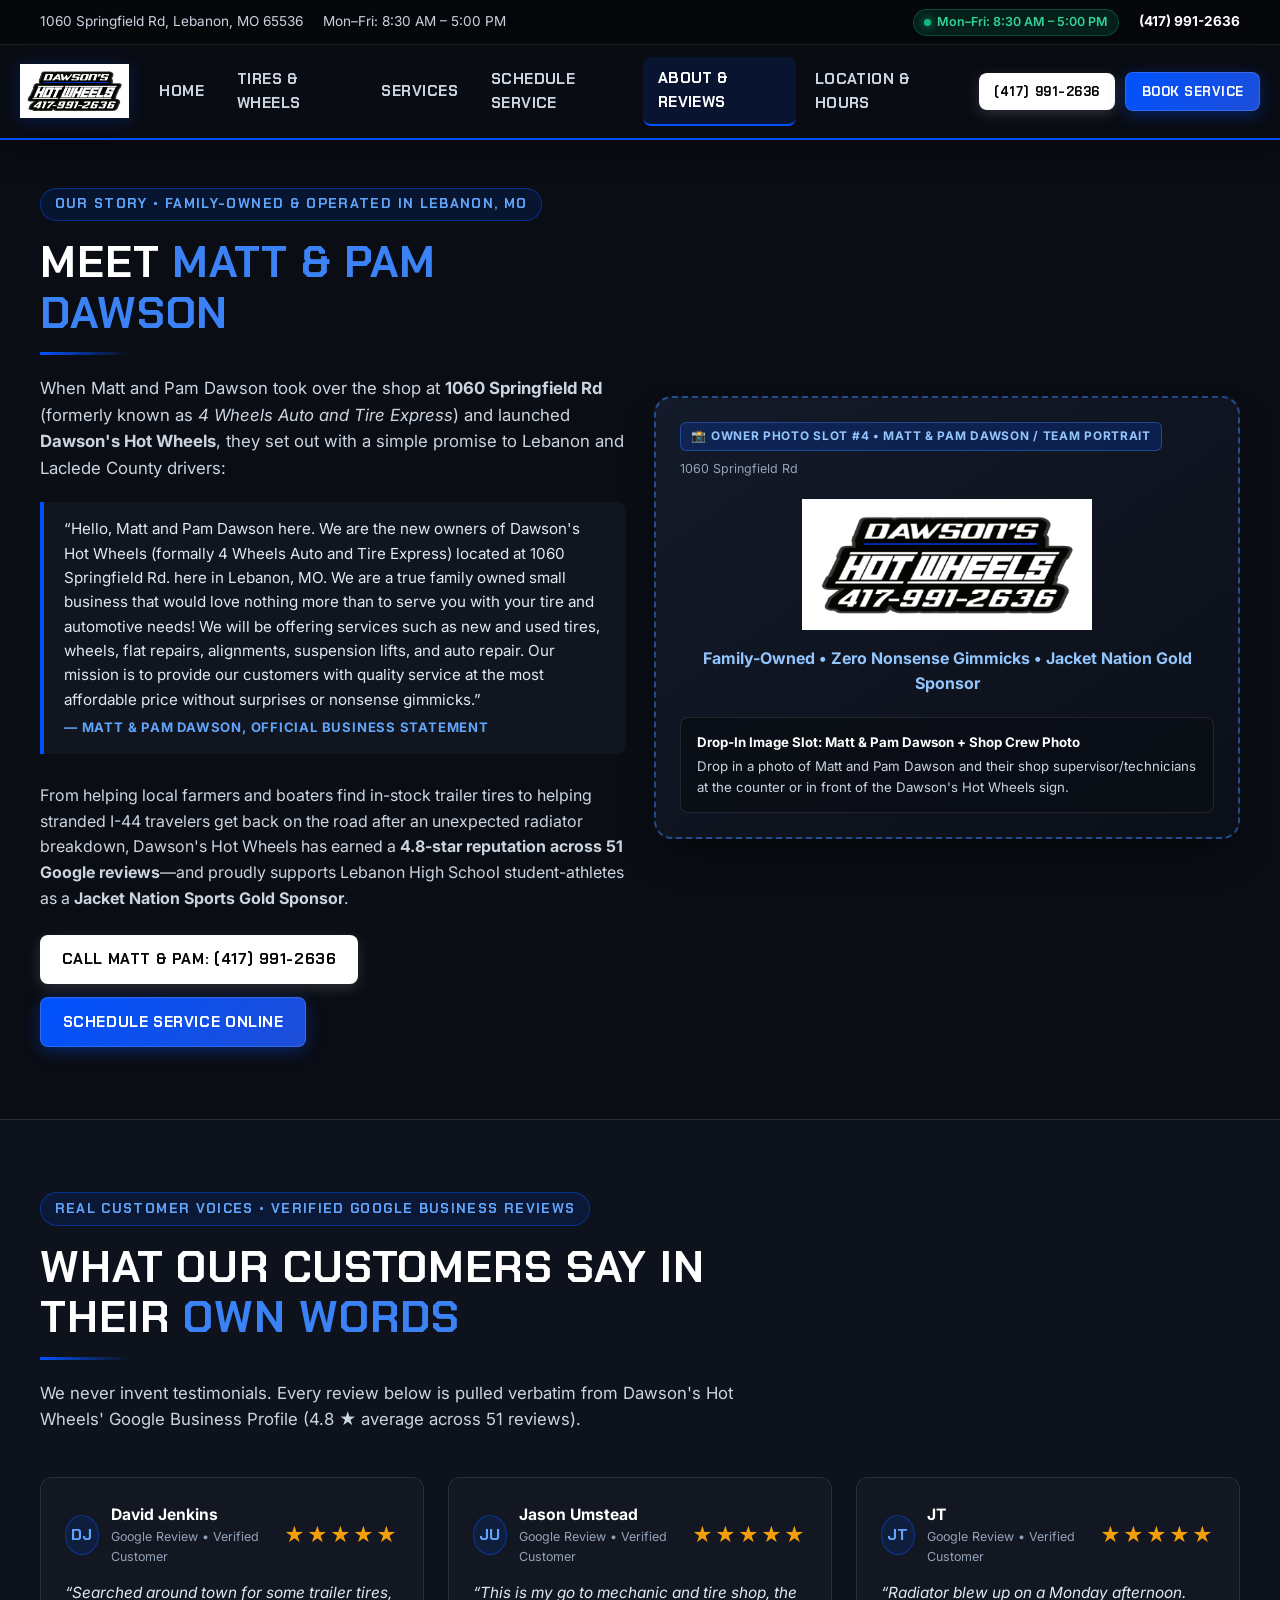
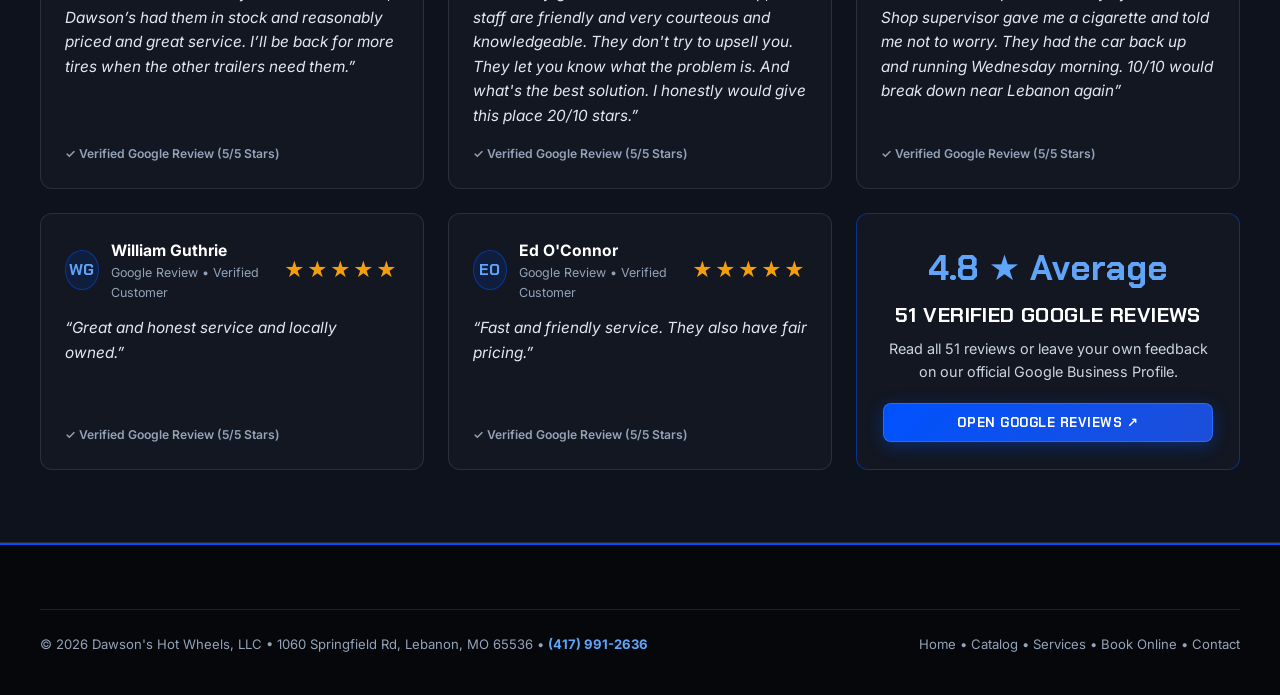
<file: about.html>
<!DOCTYPE html>
<html lang="en">
<head>
  <meta charset="UTF-8">
  <meta name="viewport" content="width=device-width, initial-scale=1.0">
  <title>About Matt &amp; Pam Dawson &amp; Customer Reviews | Dawson's Hot Wheels (Lebanon, MO)</title>
  <meta name="description" content="Meet Matt and Pam Dawson, owners of Dawson's Hot Wheels (formerly 4 Wheels Auto and Tire Express) at 1060 Springfield Rd, Lebanon, MO. Read verified 4.8-star Google reviews from local drivers.">
  <link rel="canonical" href="https://dawsonshotwheels.com/about.html">
  <meta name="robots" content="index, follow">

  <meta property="og:type" content="website">
  <meta property="og:title" content="Our Story &amp; 4.8★ Google Reviews | Dawson's Hot Wheels in Lebanon, MO">
  <meta property="og:description" content="True family-owned Lebanon small business owned by Matt &amp; Pam Dawson. Quality tire and automotive service at the most affordable price without surprises or nonsense gimmicks.">
  <meta property="og:url" content="https://dawsonshotwheels.com/about.html">
  <meta property="og:image" content="https://dawsonshotwheels.com/assets/images/logo.png">

  <link rel="preconnect" href="https://fonts.googleapis.com">
  <link rel="preconnect" href="https://fonts.gstatic.com" crossorigin>
  <link href="https://fonts.googleapis.com/css2?family=Chakra+Petch:ital,wght@0,600;0,700;1,700;1,800&family=Inter:wght@400;500;600;700;800&display=swap" rel="stylesheet">
  <link rel="stylesheet" href="assets/css/styles.css">
</head>
<body>

  <div class="top-bar">
    <div class="container top-bar-inner">
      <div class="top-bar-items">
        <a href="https://maps.google.com/maps?q=Dawson's+Hot+Wheels+1060+Springfield+Rd,+Lebanon,+MO+65536" target="_blank" rel="noopener" class="top-bar-item">
          <span>1060 Springfield Rd, Lebanon, MO 65536</span>
        </a>
        <span class="top-bar-item">Mon–Fri: 8:30 AM – 5:00 PM</span>
      </div>
      <div class="top-bar-items">
        <span class="badge-status js-shop-status"><span class="dot"></span> Mon–Fri: 8:30 AM – 5:00 PM</span>
        <a href="tel:4179912636" class="top-bar-item" style="font-weight: 700; color: #ffffff;">(417) 991-2636</a>
      </div>
    </div>
  </div>

  <header class="site-header">
    <div class="container header-inner">
      <a href="index.html" class="brand-logo">
        <img src="assets/images/logo.png" alt="Dawson's Hot Wheels Logo" width="210" height="86">
      </a>

      <nav class="main-nav" aria-label="Main Navigation">
        <a href="index.html" class="nav-link">Home</a>
        <a href="catalog.html" class="nav-link">Tires &amp; Wheels</a>
        <a href="services.html" class="nav-link">Services</a>
        <a href="schedule.html" class="nav-link">Schedule Service</a>
        <a href="about.html" class="nav-link active">About &amp; Reviews</a>
        <a href="contact.html" class="nav-link">Location &amp; Hours</a>
      </nav>

      <div class="header-ctas">
        <a href="tel:4179912636" class="btn btn-call btn-sm">(417) 991-2636</a>
        <a href="schedule.html" class="btn btn-primary btn-sm">Book Service</a>
        <button type="button" class="mobile-menu-btn" id="mobileMenuBtn" aria-label="Toggle Menu" aria-expanded="false">
          <svg width="22" height="22" viewBox="0 0 24 24" fill="none" stroke="currentColor" stroke-width="2.2"><line x1="3" y1="6" x2="21" y2="6"/><line x1="3" y1="12" x2="21" y2="12"/><line x1="3" y1="18" x2="21" y2="18"/></svg>
        </button>
      </div>
    </div>

    <div class="mobile-nav-drawer" id="mobileNavDrawer">
      <div class="mobile-nav-links">
        <a href="index.html">Home</a>
        <a href="catalog.html">Tires &amp; Wheels Catalog</a>
        <a href="services.html">Auto &amp; Tire Services</a>
        <a href="schedule.html">Schedule Service Online</a>
        <a href="about.html">Our Story &amp; Real Reviews</a>
        <a href="contact.html">Hours, Map &amp; Contact</a>
      </div>
    </div>
  </header>

  <main>
    <section class="section" style="padding-top: 3rem;">
      <div class="container">
        <div class="grid-2" style="align-items: center;">
          <div>
            <div class="eyebrow">Our Story • Family-Owned &amp; Operated in Lebanon, MO</div>
            <h1 class="section-title">Meet <span>Matt &amp; Pam Dawson</span></h1>
            <div class="racing-line"></div>
            <p style="font-size: 1.05rem; color: var(--text-light); margin-bottom: 1.25rem;">
              When Matt and Pam Dawson took over the shop at <strong>1060 Springfield Rd</strong> (formerly known as <em>4 Wheels Auto and Tire Express</em>) and launched <strong>Dawson's Hot Wheels</strong>, they set out with a simple promise to Lebanon and Laclede County drivers:
            </p>
            <blockquote class="hero-quote-box">
              “Hello, Matt and Pam Dawson here. We are the new owners of Dawson's Hot Wheels (formally 4 Wheels Auto and Tire Express) located at 1060 Springfield Rd. here in Lebanon, MO. We are a true family owned small business that would love nothing more than to serve you with your tire and automotive needs! We will be offering services such as new and used tires, wheels, flat repairs, alignments, suspension lifts, and auto repair. Our mission is to provide our customers with quality service at the most affordable price without surprises or nonsense gimmicks.”
              <strong>— Matt &amp; Pam Dawson, Official Business Statement</strong>
            </blockquote>
            <p style="color: var(--text-light); margin-bottom: 1.5rem;">
              From helping local farmers and boaters find in-stock trailer tires to helping stranded I-44 travelers get back on the road after an unexpected radiator breakdown, Dawson's Hot Wheels has earned a <strong>4.8-star reputation across 51 Google reviews</strong>—and proudly supports Lebanon High School student-athletes as a <strong>Jacket Nation Sports Gold Sponsor</strong>.
            </p>
            <div style="display: flex; flex-wrap: wrap; gap: 0.85rem;">
              <a href="tel:4179912636" class="btn btn-call">Call Matt &amp; Pam: (417) 991-2636</a>
              <a href="schedule.html" class="btn btn-primary">Schedule Service Online</a>
            </div>
          </div>

          <div>
            <div class="photo-slot">
              <div style="display: flex; justify-content: space-between; align-items: center; flex-wrap: wrap; gap: 0.5rem;">
                <span class="photo-slot-tag">📸 Owner Photo Slot #4 • Matt &amp; Pam Dawson / Team Portrait</span>
                <span style="font-size: 0.78rem; color: var(--text-muted);">1060 Springfield Rd</span>
              </div>
              <div class="photo-slot-visual">
                <img src="assets/images/logo.png" alt="Dawson's Hot Wheels Logo" class="logo-showcase">
                <div style="font-weight: 700; color: #93c5fd;">Family-Owned • Zero Nonsense Gimmicks • Jacket Nation Gold Sponsor</div>
              </div>
              <div class="photo-slot-caption">
                <strong>Drop-In Image Slot: Matt &amp; Pam Dawson + Shop Crew Photo</strong>
                Drop in a photo of Matt and Pam Dawson and their shop supervisor/technicians at the counter or in front of the Dawson's Hot Wheels sign.
              </div>
            </div>
          </div>
        </div>
      </div>
    </section>

    <!-- All Verified Google Reviews Section -->
    <section class="section section-alt" id="reviews">
      <div class="container">
        <div class="section-header">
          <div class="eyebrow">Real Customer Voices • Verified Google Business Reviews</div>
          <h2 class="section-title">What Our Customers Say in Their <span>Own Words</span></h2>
          <div class="racing-line"></div>
          <p class="section-subtitle">
            We never invent testimonials. Every review below is pulled verbatim from Dawson's Hot Wheels' Google Business Profile (4.8 ★ average across 51 reviews).
          </p>
        </div>

        <div class="grid-3">
          <article class="review-card">
            <div>
              <div class="review-header">
                <div class="reviewer-info">
                  <div class="reviewer-avatar">DJ</div>
                  <div>
                    <div class="reviewer-name">David Jenkins</div>
                    <div class="review-meta">Google Review • Verified Customer</div>
                  </div>
                </div>
                <div class="rating-stars">★★★★★</div>
              </div>
              <p class="review-quote">
                “Searched around town for some trailer tires, Dawson’s had them in stock and reasonably priced and great service. I’ll be back for more tires when the other trailers need them.”
              </p>
            </div>
            <div class="verified-google-tag">✓ Verified Google Review (5/5 Stars)</div>
          </article>

          <article class="review-card">
            <div>
              <div class="review-header">
                <div class="reviewer-info">
                  <div class="reviewer-avatar">JU</div>
                  <div>
                    <div class="reviewer-name">Jason Umstead</div>
                    <div class="review-meta">Google Review • Verified Customer</div>
                  </div>
                </div>
                <div class="rating-stars">★★★★★</div>
              </div>
              <p class="review-quote">
                “This is my go to mechanic and tire shop, the staff are friendly and very courteous and knowledgeable. They don't try to upsell you. They let you know what the problem is. And what's the best solution. I honestly would give this place 20/10 stars.”
              </p>
            </div>
            <div class="verified-google-tag">✓ Verified Google Review (5/5 Stars)</div>
          </article>

          <article class="review-card">
            <div>
              <div class="review-header">
                <div class="reviewer-info">
                  <div class="reviewer-avatar">JT</div>
                  <div>
                    <div class="reviewer-name">JT</div>
                    <div class="review-meta">Google Review • Verified Customer</div>
                  </div>
                </div>
                <div class="rating-stars">★★★★★</div>
              </div>
              <p class="review-quote">
                “Radiator blew up on a Monday afternoon. Shop supervisor gave me a cigarette and told me not to worry. They had the car back up and running Wednesday morning. 10/10 would break down near Lebanon again”
              </p>
            </div>
            <div class="verified-google-tag">✓ Verified Google Review (5/5 Stars)</div>
          </article>

          <article class="review-card">
            <div>
              <div class="review-header">
                <div class="reviewer-info">
                  <div class="reviewer-avatar">WG</div>
                  <div>
                    <div class="reviewer-name">William Guthrie</div>
                    <div class="review-meta">Google Review • Verified Customer</div>
                  </div>
                </div>
                <div class="rating-stars">★★★★★</div>
              </div>
              <p class="review-quote">
                “Great and honest service and locally owned.”
              </p>
            </div>
            <div class="verified-google-tag">✓ Verified Google Review (5/5 Stars)</div>
          </article>

          <article class="review-card">
            <div>
              <div class="review-header">
                <div class="reviewer-info">
                  <div class="reviewer-avatar">EO</div>
                  <div>
                    <div class="reviewer-name">Ed O'Connor</div>
                    <div class="review-meta">Google Review • Verified Customer</div>
                  </div>
                </div>
                <div class="rating-stars">★★★★★</div>
              </div>
              <p class="review-quote">
                “Fast and friendly service. They also have fair pricing.”
              </p>
            </div>
            <div class="verified-google-tag">✓ Verified Google Review (5/5 Stars)</div>
          </article>

          <article class="card" style="justify-content: center; text-align: center; border-color: var(--border-blue);">
            <div>
              <div style="font-size: 2.2rem; font-family: var(--font-heading); font-weight: 800; color: #60a5fa;">4.8 ★ Average</div>
              <h3 style="margin: 0.4rem 0 0.65rem;">51 Verified Google Reviews</h3>
              <p style="font-size: 0.9rem;">
                Read all 51 reviews or leave your own feedback on our official Google Business Profile.
              </p>
              <a href="https://www.google.com/maps?q=place_id:ChIJUSMSZ2w5xYcRlGNlRFF_q84" target="_blank" rel="noopener" class="btn btn-primary btn-sm" style="width: 100%;">
                Open Google Reviews ↗
              </a>
            </div>
          </article>
        </div>
      </div>
    </section>
  </main>

  <footer class="site-footer">
    <div class="container">
      <div class="footer-bottom">
        <div>© 2026 Dawson's Hot Wheels, LLC • 1060 Springfield Rd, Lebanon, MO 65536 • <a href="tel:4179912636" style="color:#60a5fa;font-weight:700;">(417) 991-2636</a></div>
        <div><a href="index.html">Home</a> • <a href="catalog.html">Catalog</a> • <a href="services.html">Services</a> • <a href="schedule.html">Book Online</a> • <a href="contact.html">Contact</a></div>
      </div>
    </div>
  </footer>

  <div class="mobile-sticky-bar">
    <a href="tel:4179912636" class="btn btn-call" style="padding: 0.7rem 0.75rem; font-size: 0.9rem;">Tap to Call Shop</a>
    <a href="schedule.html" class="btn btn-primary" style="padding: 0.7rem 0.75rem; font-size: 0.9rem;">Book Service</a>
  </div>

  <script src="assets/js/app.js"></script>
</body>
</html>
</file>
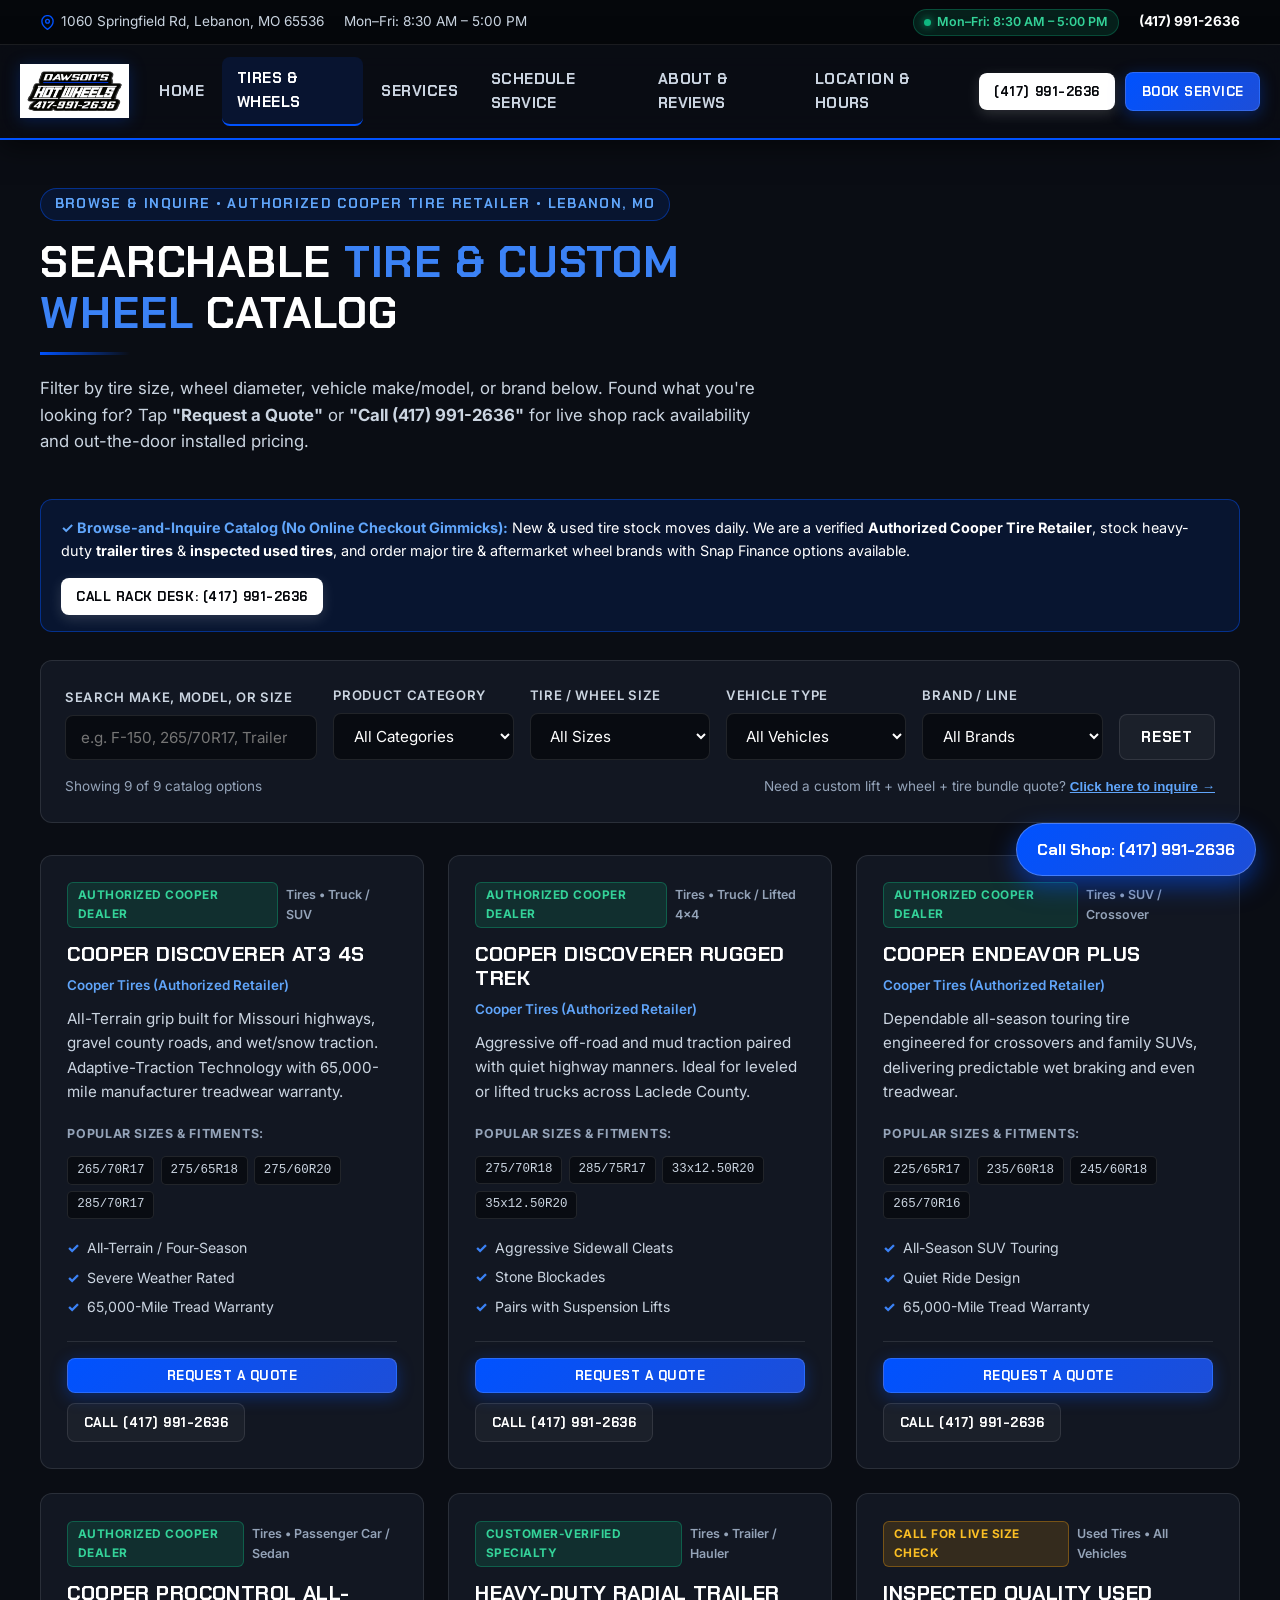
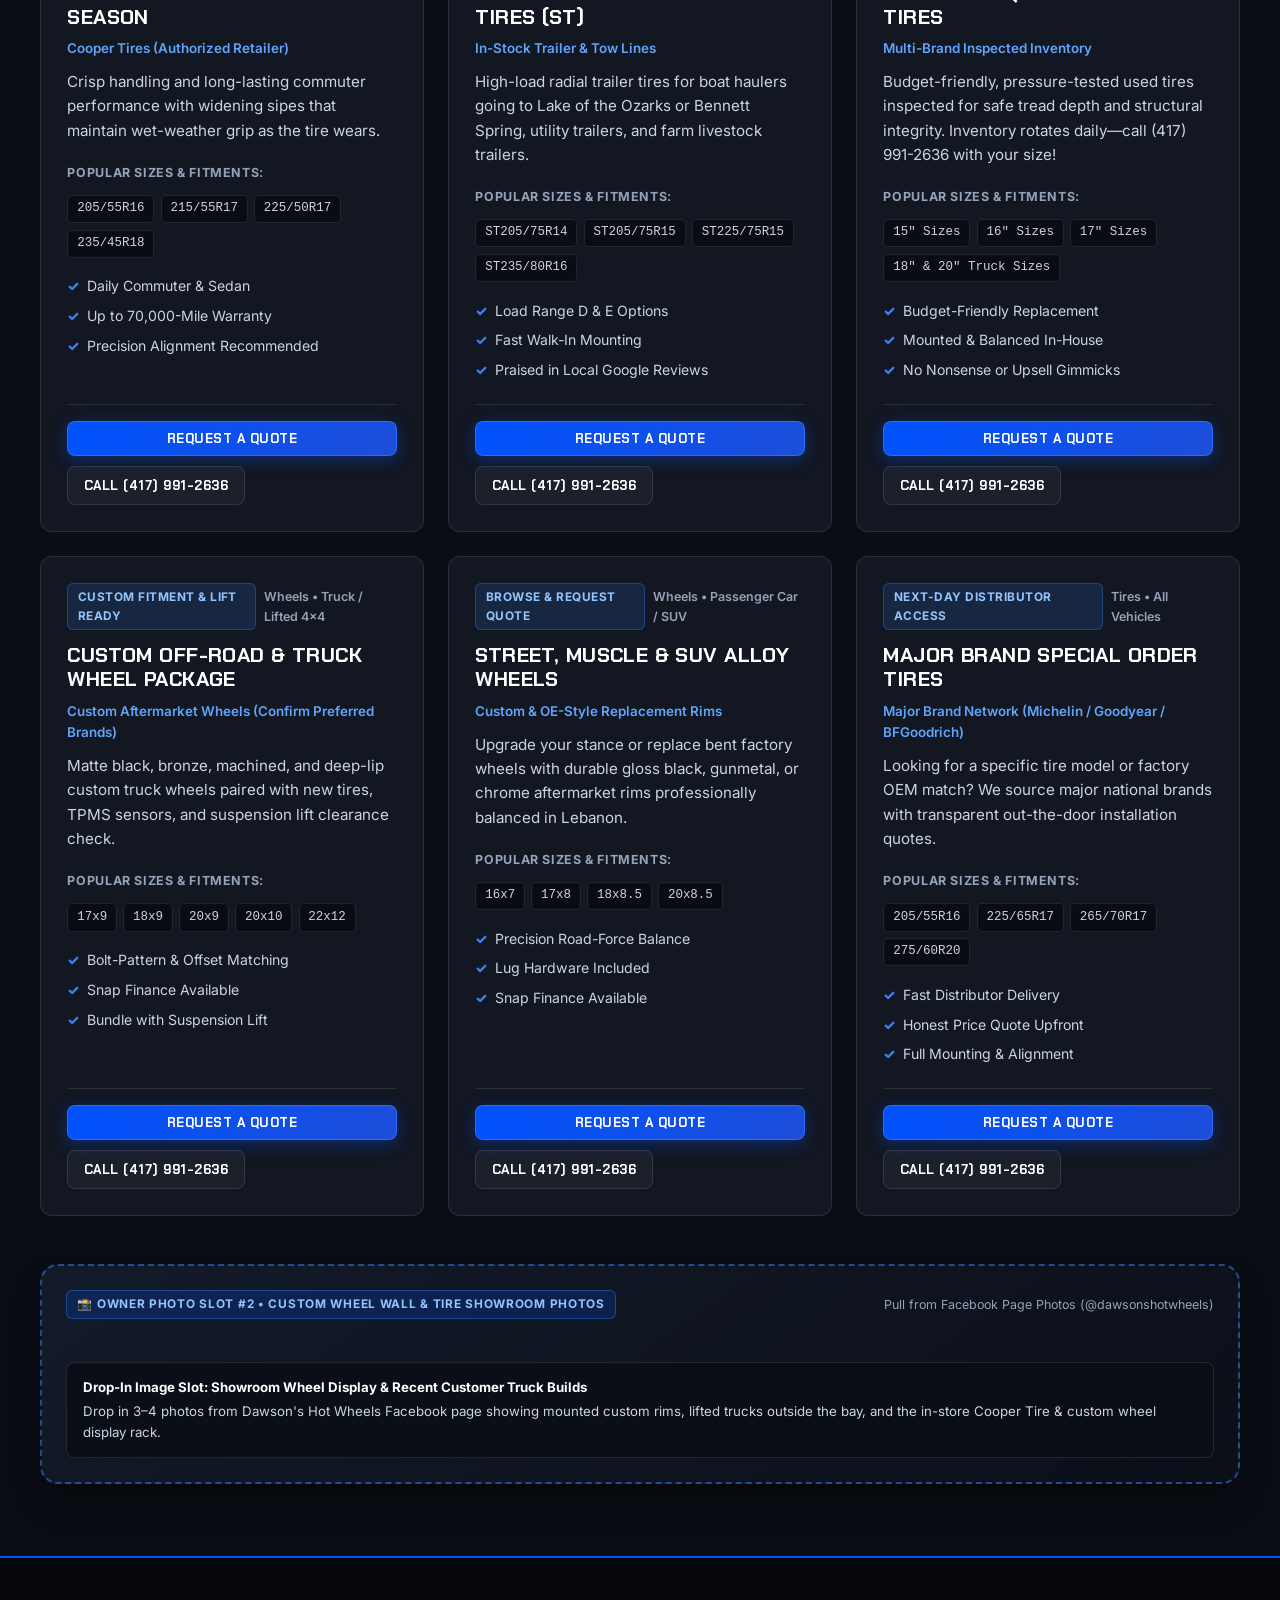
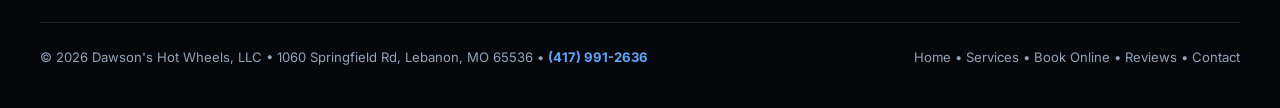
<file: catalog.html>
<!DOCTYPE html>
<html lang="en">
<head>
  <meta charset="UTF-8">
  <meta name="viewport" content="width=device-width, initial-scale=1.0">
  <title>Searchable Tire &amp; Wheel Catalog | Dawson's Hot Wheels in Lebanon, MO</title>
  <meta name="description" content="Browse new Cooper Tires, inspected used tires, trailer tires, and custom wheel packages at Dawson's Hot Wheels in Lebanon, MO. Filter by tire size, rim size, vehicle type &amp; request a fast local quote.">
  <link rel="canonical" href="https://dawsonshotwheels.com/catalog.html">
  <meta name="robots" content="index, follow">

  <!-- Open Graph -->
  <meta property="og:type" content="website">
  <meta property="og:title" content="Tire &amp; Custom Wheel Inquiry Catalog | Dawson's Hot Wheels (Lebanon, MO)">
  <meta property="og:description" content="Search by tire size, wheel diameter, brand, or vehicle type. Authorized Cooper Tire retailer, trailer tires in stock, inspected used tires &amp; custom wheels at 1060 Springfield Rd.">
  <meta property="og:url" content="https://dawsonshotwheels.com/catalog.html">
  <meta property="og:image" content="https://dawsonshotwheels.com/assets/images/logo.png">

  <link rel="preconnect" href="https://fonts.googleapis.com">
  <link rel="preconnect" href="https://fonts.gstatic.com" crossorigin>
  <link href="https://fonts.googleapis.com/css2?family=Chakra+Petch:ital,wght@0,600;0,700;1,700;1,800&family=Inter:wght@400;500;600;700;800&display=swap" rel="stylesheet">
  <link rel="stylesheet" href="assets/css/styles.css">

  <script type="application/ld+json">
  {
    "@context": "https://schema.org",
    "@type": "CollectionPage",
    "name": "Dawson's Hot Wheels Tire & Custom Wheel Inquiry Catalog",
    "description": "Searchable tire and custom wheel catalog for Dawson's Hot Wheels at 1060 Springfield Rd, Lebanon, MO 65536.",
    "url": "https://dawsonshotwheels.com/catalog.html",
    "about": {
      "@type": "TireShop",
      "name": "Dawson's Hot Wheels",
      "telephone": "+1-417-991-2636",
      "address": {
        "@type": "PostalAddress",
        "streetAddress": "1060 Springfield Rd",
        "addressLocality": "Lebanon",
        "addressRegion": "MO",
        "postalCode": "65536",
        "addressCountry": "US"
      }
    }
  }
  </script>
</head>
<body>

  <!-- Top Utility Bar -->
  <div class="top-bar">
    <div class="container top-bar-inner">
      <div class="top-bar-items">
        <a href="https://maps.google.com/maps?q=Dawson's+Hot+Wheels+1060+Springfield+Rd,+Lebanon,+MO+65536" target="_blank" rel="noopener" class="top-bar-item">
          <svg width="15" height="15" viewBox="0 0 24 24" fill="none" stroke="currentColor" stroke-width="2.2"><path d="M21 10c0 7-9 13-9 13s-9-6-9-13a9 9 0 0 1 18 0z"/><circle cx="12" cy="10" r="3"/></svg>
          <span>1060 Springfield Rd, Lebanon, MO 65536</span>
        </a>
        <span class="top-bar-item">Mon–Fri: 8:30 AM – 5:00 PM</span>
      </div>
      <div class="top-bar-items">
        <span class="badge-status js-shop-status"><span class="dot"></span> Mon–Fri: 8:30 AM – 5:00 PM</span>
        <a href="tel:4179912636" class="top-bar-item" style="font-weight: 700; color: #ffffff;">(417) 991-2636</a>
      </div>
    </div>
  </div>

  <!-- Header -->
  <header class="site-header">
    <div class="container header-inner">
      <a href="index.html" class="brand-logo">
        <img src="assets/images/logo.png" alt="Dawson's Hot Wheels Logo" width="210" height="86">
      </a>

      <nav class="main-nav" aria-label="Main Navigation">
        <a href="index.html" class="nav-link">Home</a>
        <a href="catalog.html" class="nav-link active">Tires &amp; Wheels</a>
        <a href="services.html" class="nav-link">Services</a>
        <a href="schedule.html" class="nav-link">Schedule Service</a>
        <a href="about.html" class="nav-link">About &amp; Reviews</a>
        <a href="contact.html" class="nav-link">Location &amp; Hours</a>
      </nav>

      <div class="header-ctas">
        <a href="tel:4179912636" class="btn btn-call btn-sm">(417) 991-2636</a>
        <a href="schedule.html" class="btn btn-primary btn-sm">Book Service</a>
        <button type="button" class="mobile-menu-btn" id="mobileMenuBtn" aria-label="Toggle Menu" aria-expanded="false">
          <svg width="22" height="22" viewBox="0 0 24 24" fill="none" stroke="currentColor" stroke-width="2.2"><line x1="3" y1="6" x2="21" y2="6"/><line x1="3" y1="12" x2="21" y2="12"/><line x1="3" y1="18" x2="21" y2="18"/></svg>
        </button>
      </div>
    </div>

    <div class="mobile-nav-drawer" id="mobileNavDrawer">
      <div class="mobile-nav-links">
        <a href="index.html">Home</a>
        <a href="catalog.html">Tires &amp; Wheels Catalog</a>
        <a href="services.html">Auto &amp; Tire Services</a>
        <a href="schedule.html">Schedule Service Online</a>
        <a href="about.html">Our Story &amp; Real Reviews</a>
        <a href="contact.html">Hours, Map &amp; Contact</a>
      </div>
    </div>
  </header>

  <main>
    <section class="section" style="padding-top: 3rem;">
      <div class="container">
        <div class="section-header">
          <div class="eyebrow">Browse &amp; Inquire • Authorized Cooper Tire Retailer • Lebanon, MO</div>
          <h1 class="section-title">Searchable <span>Tire &amp; Custom Wheel</span> Catalog</h1>
          <div class="racing-line"></div>
          <p class="section-subtitle">
            Filter by tire size, wheel diameter, vehicle make/model, or brand below. Found what you're looking for? Tap <strong>"Request a Quote"</strong> or <strong>"Call (417) 991-2636"</strong> for live shop rack availability and out-the-door installed pricing.
          </p>
        </div>

        <!-- Transparency & Live Rack Notice -->
        <div class="catalog-notice">
          <div>
            <strong style="color: #60a5fa;">✓ Browse-and-Inquire Catalog (No Online Checkout Gimmicks):</strong>
            New &amp; used tire stock moves daily. We are a verified <strong>Authorized Cooper Tire Retailer</strong>, stock heavy-duty <strong>trailer tires</strong> &amp; <strong>inspected used tires</strong>, and order major tire &amp; aftermarket wheel brands with Snap Finance options available.
          </div>
          <a href="tel:4179912636" class="btn btn-call btn-sm">Call Rack Desk: (417) 991-2636</a>
        </div>

        <!-- Interactive Filter Controls -->
        <div class="filter-panel" aria-label="Catalog Filters">
          <div class="filter-grid">
            <div class="form-group">
              <label for="filterSearch" class="form-label">Search Make, Model, or Size</label>
              <input type="search" id="filterSearch" class="form-control" placeholder="e.g. F-150, 265/70R17, Trailer, Cooper...">
            </div>

            <div class="form-group">
              <label for="filterCategory" class="form-label">Product Category</label>
              <select id="filterCategory" class="form-control">
                <option value="ALL">All Categories</option>
                <option value="Tires">New Tires (Car/Truck/Trailer)</option>
                <option value="Used Tires">Inspected Used Tires</option>
                <option value="Wheels">Custom Wheels &amp; Rims</option>
              </select>
            </div>

            <div class="form-group">
              <label for="filterSize" class="form-label">Tire / Wheel Size</label>
              <select id="filterSize" class="form-control">
                <option value="ALL">All Sizes</option>
                <option value="205/55R16">205/55R16</option>
                <option value="215/55R17">215/55R17</option>
                <option value="225/65R17">225/65R17</option>
                <option value="235/60R18">235/60R18</option>
                <option value="265/70R17">265/70R17</option>
                <option value="275/65R18">275/65R18</option>
                <option value="275/60R20">275/60R20</option>
                <option value="285/70R17">285/70R17</option>
                <option value="33x12.50R20">33x12.50R20 (Lifted)</option>
                <option value="35x12.50R20">35x12.50R20 (Lifted)</option>
                <option value="ST205/75R15">ST205/75R15 (Trailer)</option>
                <option value="ST225/75R15">ST225/75R15 (Trailer)</option>
                <option value="17">17" Rim / Wheel</option>
                <option value="18">18" Rim / Wheel</option>
                <option value="20">20" Rim / Wheel</option>
                <option value="22">22" Rim / Wheel</option>
              </select>
            </div>

            <div class="form-group">
              <label for="filterVehicle" class="form-label">Vehicle Type</label>
              <select id="filterVehicle" class="form-control">
                <option value="ALL">All Vehicles</option>
                <option value="Truck">Pickup Truck / 4x4</option>
                <option value="SUV">SUV / Crossover</option>
                <option value="Passenger">Passenger Car / Sedan</option>
                <option value="Trailer">Trailer / Hauler</option>
              </select>
            </div>

            <div class="form-group">
              <label for="filterBrand" class="form-label">Brand / Line</label>
              <select id="filterBrand" class="form-control">
                <option value="ALL">All Brands</option>
                <option value="Cooper">Cooper Tires (Authorized)</option>
                <option value="Trailer">In-Stock Trailer Lines</option>
                <option value="Used">Inspected Used Inventory</option>
                <option value="Custom">Custom Aftermarket Wheels</option>
                <option value="Major">Major Brand Special Order</option>
              </select>
            </div>

            <div>
              <button type="button" id="resetFiltersBtn" class="btn btn-outline" style="width: 100%;">Reset</button>
            </div>
          </div>
          <div style="margin-top: 1rem; display: flex; justify-content: space-between; align-items: center; flex-wrap: wrap; gap: 0.5rem; font-size: 0.85rem; color: var(--text-muted);">
            <span id="catalogCount">Showing all catalog options</span>
            <span>Need a custom lift + wheel + tire bundle quote? <button type="button" class="js-open-quote" data-item="Custom Lift + Wheel + Tire Bundle" style="background:none;border:none;color:#60a5fa;font-weight:700;cursor:pointer;text-decoration:underline;">Click here to inquire →</button></span>
          </div>
        </div>

        <!-- Catalog Cards Grid (Populated by app.js) -->
        <div class="grid-3" id="catalogGrid"></div>

        <!-- Owner Photo Slot #2 for Actual Wheel Wall / Tire Rack Photos -->
        <div class="photo-slot" style="margin-top: 3rem; min-height: 220px;">
          <div style="display: flex; justify-content: space-between; align-items: center; flex-wrap: wrap; gap: 0.5rem;">
            <span class="photo-slot-tag">📸 Owner Photo Slot #2 • Custom Wheel Wall &amp; Tire Showroom Photos</span>
            <span style="font-size: 0.78rem; color: var(--text-muted);">Pull from Facebook Page Photos (@dawsonshotwheels)</span>
          </div>
          <div class="photo-slot-caption" style="margin-top: 1rem;">
            <strong>Drop-In Image Slot: Showroom Wheel Display &amp; Recent Customer Truck Builds</strong>
            Drop in 3–4 photos from Dawson's Hot Wheels Facebook page showing mounted custom rims, lifted trucks outside the bay, and the in-store Cooper Tire &amp; custom wheel display rack.
          </div>
        </div>
      </div>
    </section>
  </main>

  <!-- Quote Inquiry Modal -->
  <div class="modal-backdrop" id="quoteModal" role="dialog" aria-modal="true" aria-labelledby="quoteModalTitle">
    <div class="modal-card">
      <button type="button" class="modal-close" id="closeQuoteModal" aria-label="Close Modal">&times;</button>
      <div class="eyebrow">Fast Local Quote • No Obligation</div>
      <h2 id="quoteModalTitle" style="font-size: 1.45rem; margin-bottom: 0.35rem;">Request Price &amp; Availability</h2>
      <p style="font-size: 0.88rem; color: var(--text-light); margin-bottom: 1.15rem;">
        Inquiring about: <strong id="quoteModalTitleItem" style="color: #60a5fa;">Tire / Wheel Package</strong>
      </p>

      <form id="quoteInquiryForm" style="display: flex; flex-direction: column; gap: 0.85rem;">
        <input type="hidden" id="quoteItemName" name="item" value="Tire / Wheel Package">
        <div class="grid-2" style="gap: 0.85rem;">
          <div class="form-group">
            <label for="qSize" class="form-label">Tire or Wheel Size</label>
            <input type="text" id="qSize" name="size" class="form-control" placeholder="e.g. 265/70R17 or 20x10" required>
          </div>
          <div class="form-group">
            <label for="qVehicle" class="form-label">Year / Make / Model</label>
            <input type="text" id="qVehicle" name="vehicle" class="form-control" placeholder="e.g. 2021 Ford F-150" required>
          </div>
        </div>
        <div class="grid-2" style="gap: 0.85rem;">
          <div class="form-group">
            <label for="qName" class="form-label">Your Name</label>
            <input type="text" id="qName" name="name" class="form-control" placeholder="Full Name" required>
          </div>
          <div class="form-group">
            <label for="qPhone" class="form-label">Phone Number</label>
            <input type="tel" id="qPhone" name="phone" class="form-control" placeholder="(417) 555-0199" required>
          </div>
        </div>
        <div class="form-group">
          <label for="qNotes" class="form-label">Quantity &amp; Notes (New, Used, Alignment, Snap Finance?)</label>
          <input type="text" id="qNotes" name="notes" class="form-control" placeholder="e.g. Need set of 4 + 4-wheel alignment">
        </div>
        <div style="display: flex; gap: 0.75rem; flex-wrap: wrap; margin-top: 0.35rem;">
          <button type="submit" class="btn btn-primary" style="flex: 1;">Send Quote Request</button>
          <a href="tel:4179912636" class="btn btn-call">Or Call (417) 991-2636</a>
        </div>
      </form>
      <div id="quoteFormFeedback" style="display: none;"></div>
    </div>
  </div>

  <!-- Footer -->
  <footer class="site-footer">
    <div class="container">
      <div class="footer-bottom">
        <div>© 2026 Dawson's Hot Wheels, LLC • 1060 Springfield Rd, Lebanon, MO 65536 • <a href="tel:4179912636" style="color:#60a5fa;font-weight:700;">(417) 991-2636</a></div>
        <div><a href="index.html">Home</a> • <a href="services.html">Services</a> • <a href="schedule.html">Book Online</a> • <a href="about.html">Reviews</a> • <a href="contact.html">Contact</a></div>
      </div>
    </div>
  </footer>

  <!-- Mobile Sticky Bar -->
  <div class="mobile-sticky-bar">
    <a href="tel:4179912636" class="btn btn-call" style="padding: 0.7rem 0.75rem; font-size: 0.9rem;">Tap to Call Shop</a>
    <a href="schedule.html" class="btn btn-primary" style="padding: 0.7rem 0.75rem; font-size: 0.9rem;">Book Service</a>
  </div>

  <a href="tel:4179912636" class="desktop-call-float">
    <span>Call Shop: (417) 991-2636</span>
  </a>

  <script src="assets/js/app.js"></script>
</body>
</html>
</file>
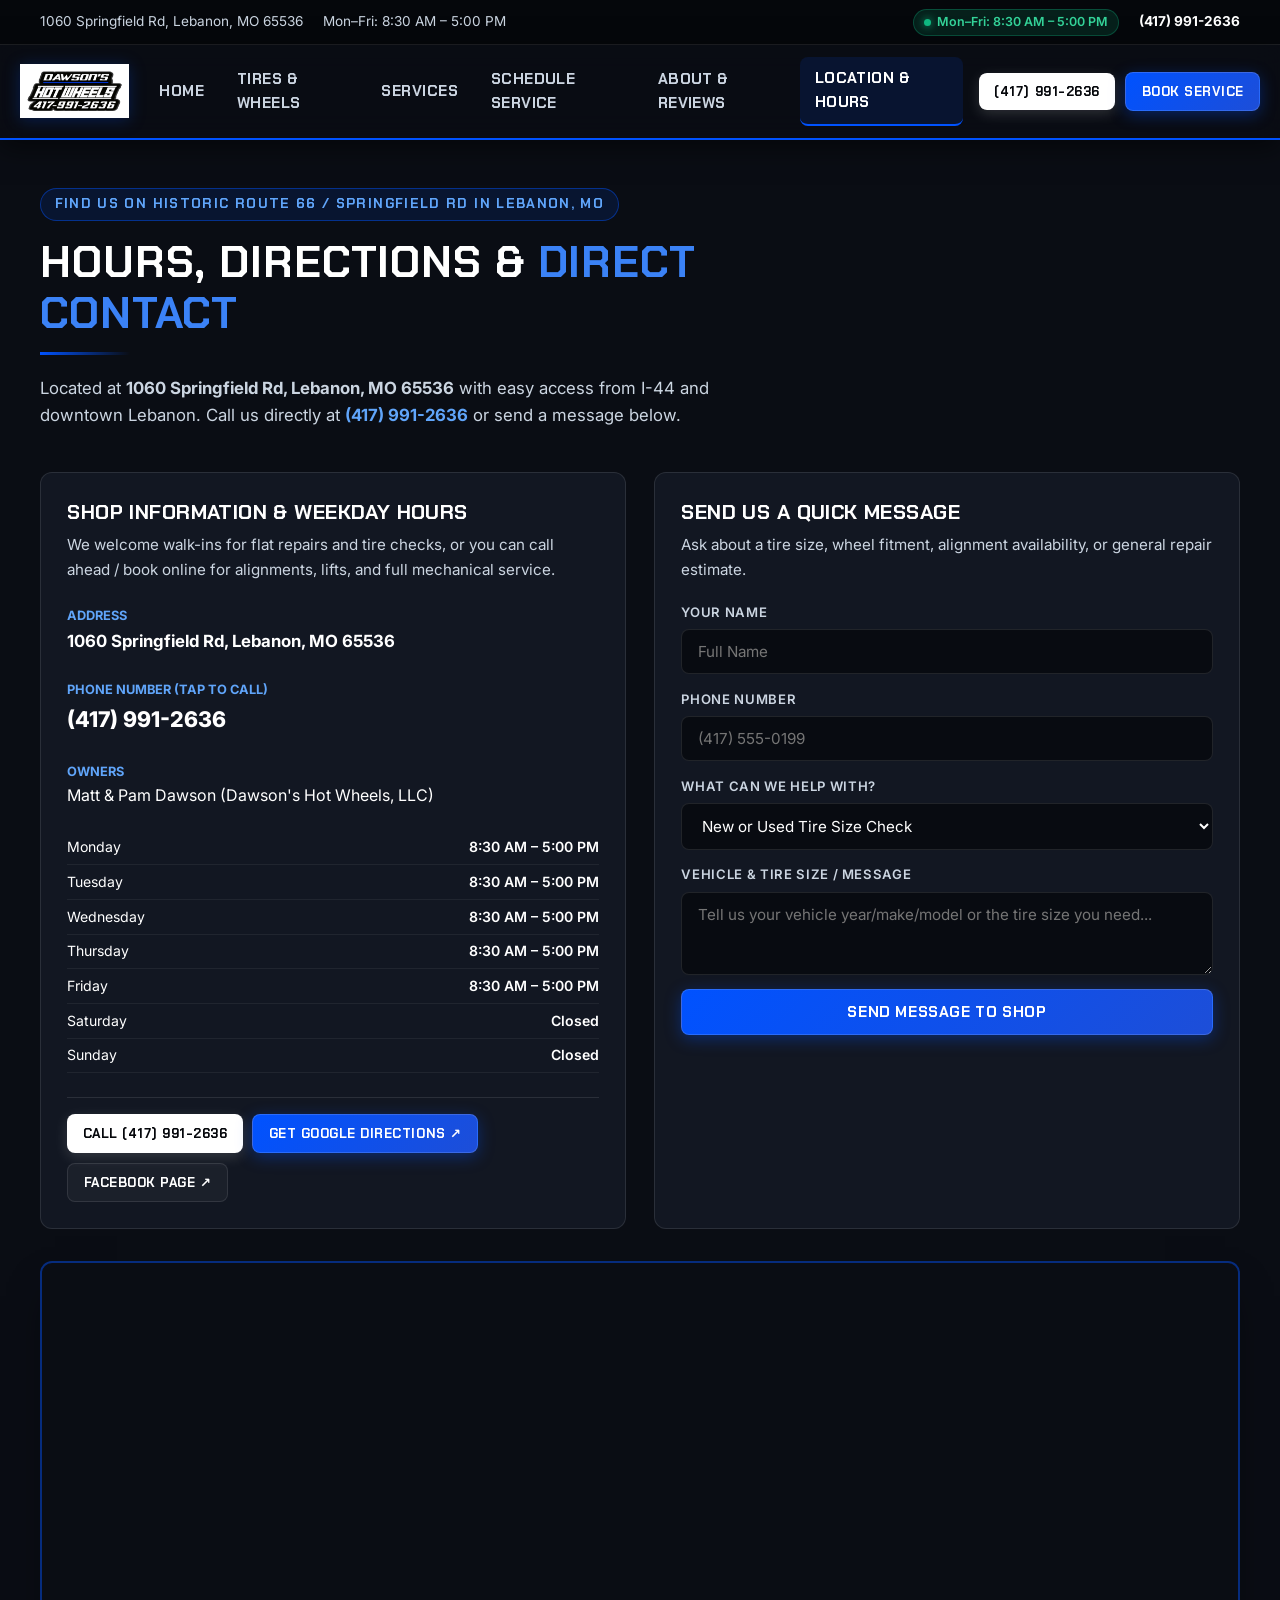
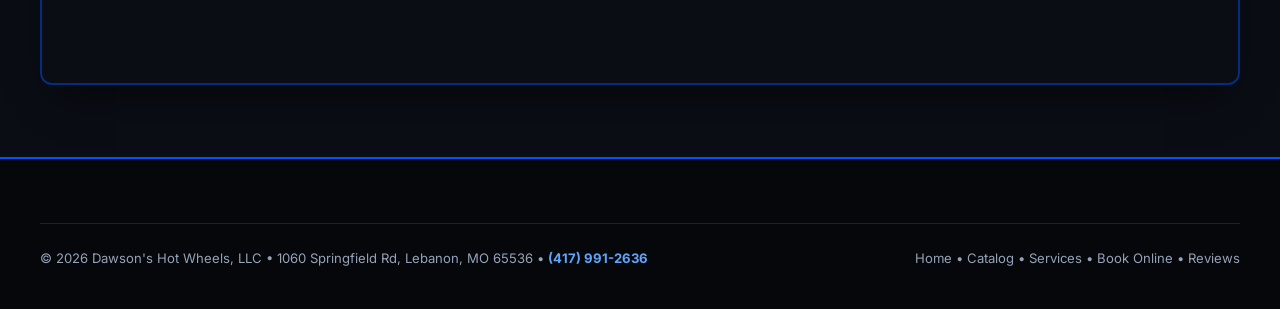
<file: contact.html>
<!DOCTYPE html>
<html lang="en">
<head>
  <meta charset="UTF-8">
  <meta name="viewport" content="width=device-width, initial-scale=1.0">
  <title>Location, Hours &amp; Contact | Dawson's Hot Wheels (1060 Springfield Rd, Lebanon, MO)</title>
  <meta name="description" content="Visit Dawson's Hot Wheels at 1060 Springfield Rd, Lebanon, MO 65536 or call (417) 991-2636. Open Monday–Friday 8:30 AM – 5:00 PM for tires, custom wheels, alignments, suspension lifts &amp; auto repair.">
  <link rel="canonical" href="https://dawsonshotwheels.com/contact.html">
  <meta name="robots" content="index, follow">

  <meta property="og:type" content="website">
  <meta property="og:title" content="Contact &amp; Directions | Dawson's Hot Wheels in Lebanon, MO">
  <meta property="og:description" content="1060 Springfield Rd, Lebanon, MO 65536 • Call (417) 991-2636 • Open Mon–Fri 8:30 AM – 5:00 PM.">
  <meta property="og:url" content="https://dawsonshotwheels.com/contact.html">
  <meta property="og:image" content="https://dawsonshotwheels.com/assets/images/logo.png">

  <link rel="preconnect" href="https://fonts.googleapis.com">
  <link rel="preconnect" href="https://fonts.gstatic.com" crossorigin>
  <link href="https://fonts.googleapis.com/css2?family=Chakra+Petch:ital,wght@0,600;0,700;1,700;1,800&family=Inter:wght@400;500;600;700;800&display=swap" rel="stylesheet">
  <link rel="stylesheet" href="assets/css/styles.css">
</head>
<body>

  <div class="top-bar">
    <div class="container top-bar-inner">
      <div class="top-bar-items">
        <a href="https://maps.google.com/maps?q=Dawson's+Hot+Wheels+1060+Springfield+Rd,+Lebanon,+MO+65536" target="_blank" rel="noopener" class="top-bar-item">
          <span>1060 Springfield Rd, Lebanon, MO 65536</span>
        </a>
        <span class="top-bar-item">Mon–Fri: 8:30 AM – 5:00 PM</span>
      </div>
      <div class="top-bar-items">
        <span class="badge-status js-shop-status"><span class="dot"></span> Mon–Fri: 8:30 AM – 5:00 PM</span>
        <a href="tel:4179912636" class="top-bar-item" style="font-weight: 700; color: #ffffff;">(417) 991-2636</a>
      </div>
    </div>
  </div>

  <header class="site-header">
    <div class="container header-inner">
      <a href="index.html" class="brand-logo">
        <img src="assets/images/logo.png" alt="Dawson's Hot Wheels Logo" width="210" height="86">
      </a>

      <nav class="main-nav" aria-label="Main Navigation">
        <a href="index.html" class="nav-link">Home</a>
        <a href="catalog.html" class="nav-link">Tires &amp; Wheels</a>
        <a href="services.html" class="nav-link">Services</a>
        <a href="schedule.html" class="nav-link">Schedule Service</a>
        <a href="about.html" class="nav-link">About &amp; Reviews</a>
        <a href="contact.html" class="nav-link active">Location &amp; Hours</a>
      </nav>

      <div class="header-ctas">
        <a href="tel:4179912636" class="btn btn-call btn-sm">(417) 991-2636</a>
        <a href="schedule.html" class="btn btn-primary btn-sm">Book Service</a>
        <button type="button" class="mobile-menu-btn" id="mobileMenuBtn" aria-label="Toggle Menu" aria-expanded="false">
          <svg width="22" height="22" viewBox="0 0 24 24" fill="none" stroke="currentColor" stroke-width="2.2"><line x1="3" y1="6" x2="21" y2="6"/><line x1="3" y1="12" x2="21" y2="12"/><line x1="3" y1="18" x2="21" y2="18"/></svg>
        </button>
      </div>
    </div>

    <div class="mobile-nav-drawer" id="mobileNavDrawer">
      <div class="mobile-nav-links">
        <a href="index.html">Home</a>
        <a href="catalog.html">Tires &amp; Wheels Catalog</a>
        <a href="services.html">Auto &amp; Tire Services</a>
        <a href="schedule.html">Schedule Service Online</a>
        <a href="about.html">Our Story &amp; Real Reviews</a>
        <a href="contact.html">Hours, Map &amp; Contact</a>
      </div>
    </div>
  </header>

  <main>
    <section class="section" style="padding-top: 3rem;">
      <div class="container">
        <div class="section-header">
          <div class="eyebrow">Find Us on Historic Route 66 / Springfield Rd in Lebanon, MO</div>
          <h1 class="section-title">Hours, Directions &amp; <span>Direct Contact</span></h1>
          <div class="racing-line"></div>
          <p class="section-subtitle">
            Located at <strong>1060 Springfield Rd, Lebanon, MO 65536</strong> with easy access from I-44 and downtown Lebanon. Call us directly at <a href="tel:4179912636" style="color:#60a5fa;font-weight:700;">(417) 991-2636</a> or send a message below.
          </p>
        </div>

        <div class="grid-2">
          <div class="card">
            <div>
              <h3>Shop Information &amp; Weekday Hours</h3>
              <p>We welcome walk-ins for flat repairs and tire checks, or you can call ahead / book online for alignments, lifts, and full mechanical service.</p>

              <div style="margin-bottom: 1.35rem;">
                <strong style="color: #60a5fa; font-size: 0.8rem; text-transform: uppercase;">Address</strong>
                <div style="font-size: 1.05rem; font-weight: 700;">1060 Springfield Rd, Lebanon, MO 65536</div>
              </div>

              <div style="margin-bottom: 1.35rem;">
                <strong style="color: #60a5fa; font-size: 0.8rem; text-transform: uppercase;">Phone Number (Tap to Call)</strong>
                <div><a href="tel:4179912636" style="font-size: 1.35rem; font-weight: 800; color: #ffffff;">(417) 991-2636</a></div>
              </div>

              <div style="margin-bottom: 1.35rem;">
                <strong style="color: #60a5fa; font-size: 0.8rem; text-transform: uppercase;">Owners</strong>
                <div>Matt &amp; Pam Dawson (Dawson's Hot Wheels, LLC)</div>
              </div>

              <table class="hours-table" style="margin-bottom: 1.5rem;">
                <tr><td>Monday</td><td>8:30 AM – 5:00 PM</td></tr>
                <tr><td>Tuesday</td><td>8:30 AM – 5:00 PM</td></tr>
                <tr><td>Wednesday</td><td>8:30 AM – 5:00 PM</td></tr>
                <tr><td>Thursday</td><td>8:30 AM – 5:00 PM</td></tr>
                <tr><td>Friday</td><td>8:30 AM – 5:00 PM</td></tr>
                <tr><td>Saturday</td><td>Closed</td></tr>
                <tr><td>Sunday</td><td>Closed</td></tr>
              </table>
            </div>

            <div class="card-actions">
              <a href="tel:4179912636" class="btn btn-call btn-sm">Call (417) 991-2636</a>
              <a href="https://maps.google.com/maps?q=Dawson's+Hot+Wheels+1060+Springfield+Rd,+Lebanon,+MO+65536" target="_blank" rel="noopener" class="btn btn-primary btn-sm">Get Google Directions ↗</a>
              <a href="https://www.facebook.com/dawsonshotwheels" target="_blank" rel="noopener" class="btn btn-outline btn-sm">Facebook Page ↗</a>
            </div>
          </div>

          <div class="card">
            <div>
              <h3>Send Us a Quick Message</h3>
              <p>Ask about a tire size, wheel fitment, alignment availability, or general repair estimate.</p>

              <form onsubmit="event.preventDefault(); document.getElementById('contactSuccess').style.display='block'; this.reset();" style="display: flex; flex-direction: column; gap: 0.9rem;">
                <div class="form-group">
                  <label for="cName" class="form-label">Your Name</label>
                  <input type="text" id="cName" class="form-control" placeholder="Full Name" required>
                </div>
                <div class="form-group">
                  <label for="cPhone" class="form-label">Phone Number</label>
                  <input type="tel" id="cPhone" class="form-control" placeholder="(417) 555-0199" required>
                </div>
                <div class="form-group">
                  <label for="cTopic" class="form-label">What Can We Help With?</label>
                  <select id="cTopic" class="form-control">
                    <option>New or Used Tire Size Check</option>
                    <option>Trailer Tires in Stock</option>
                    <option>Custom Wheels / Rim Package</option>
                    <option>Wheel Alignment</option>
                    <option>Suspension Lift / Leveling Kit</option>
                    <option>General Auto Repair / Diagnostics</option>
                  </select>
                </div>
                <div class="form-group">
                  <label for="cMsg" class="form-label">Vehicle &amp; Tire Size / Message</label>
                  <textarea id="cMsg" rows="3" class="form-control" placeholder="Tell us your vehicle year/make/model or the tire size you need..." required></textarea>
                </div>
                <button type="submit" class="btn btn-primary">Send Message to Shop</button>
              </form>

              <div id="contactSuccess" style="display: none; margin-top: 1rem; background: rgba(16, 185, 129, 0.14); border: 1px solid #10b981; padding: 1rem; border-radius: 8px; font-size: 0.88rem;">
                <strong style="color: #34d399;">✓ Message Logged!</strong> For immediate help while our bays are active, call us directly at <a href="tel:4179912636" style="color:#ffffff;font-weight:700;text-decoration:underline;">(417) 991-2636</a>.
              </div>
            </div>
          </div>
        </div>

        <div style="margin-top: 2rem; border-radius: var(--radius-md); overflow: hidden; border: 2px solid var(--border-blue); box-shadow: var(--shadow-lg);">
          <iframe
            title="Google Map for Dawson's Hot Wheels, 1060 Springfield Rd, Lebanon, MO 65536"
            src="https://maps.google.com/maps?q=Dawson's%20Hot%20Wheels%201060%20Springfield%20Rd%2C%20Lebanon%2C%20MO%2065536&t=&z=15&ie=UTF8&iwloc=&output=embed"
            width="100%"
            height="420"
            style="border:0; display: block;"
            allowfullscreen=""
            loading="lazy"
            referrerpolicy="no-referrer-when-downgrade">
          </iframe>
        </div>
      </div>
    </section>
  </main>

  <footer class="site-footer">
    <div class="container">
      <div class="footer-bottom">
        <div>© 2026 Dawson's Hot Wheels, LLC • 1060 Springfield Rd, Lebanon, MO 65536 • <a href="tel:4179912636" style="color:#60a5fa;font-weight:700;">(417) 991-2636</a></div>
        <div><a href="index.html">Home</a> • <a href="catalog.html">Catalog</a> • <a href="services.html">Services</a> • <a href="schedule.html">Book Online</a> • <a href="about.html">Reviews</a></div>
      </div>
    </div>
  </footer>

  <div class="mobile-sticky-bar">
    <a href="tel:4179912636" class="btn btn-call" style="padding: 0.7rem 0.75rem; font-size: 0.9rem;">Tap to Call Shop</a>
    <a href="schedule.html" class="btn btn-primary" style="padding: 0.7rem 0.75rem; font-size: 0.9rem;">Book Service</a>
  </div>

  <script src="assets/js/app.js"></script>
</body>
</html>
</file>
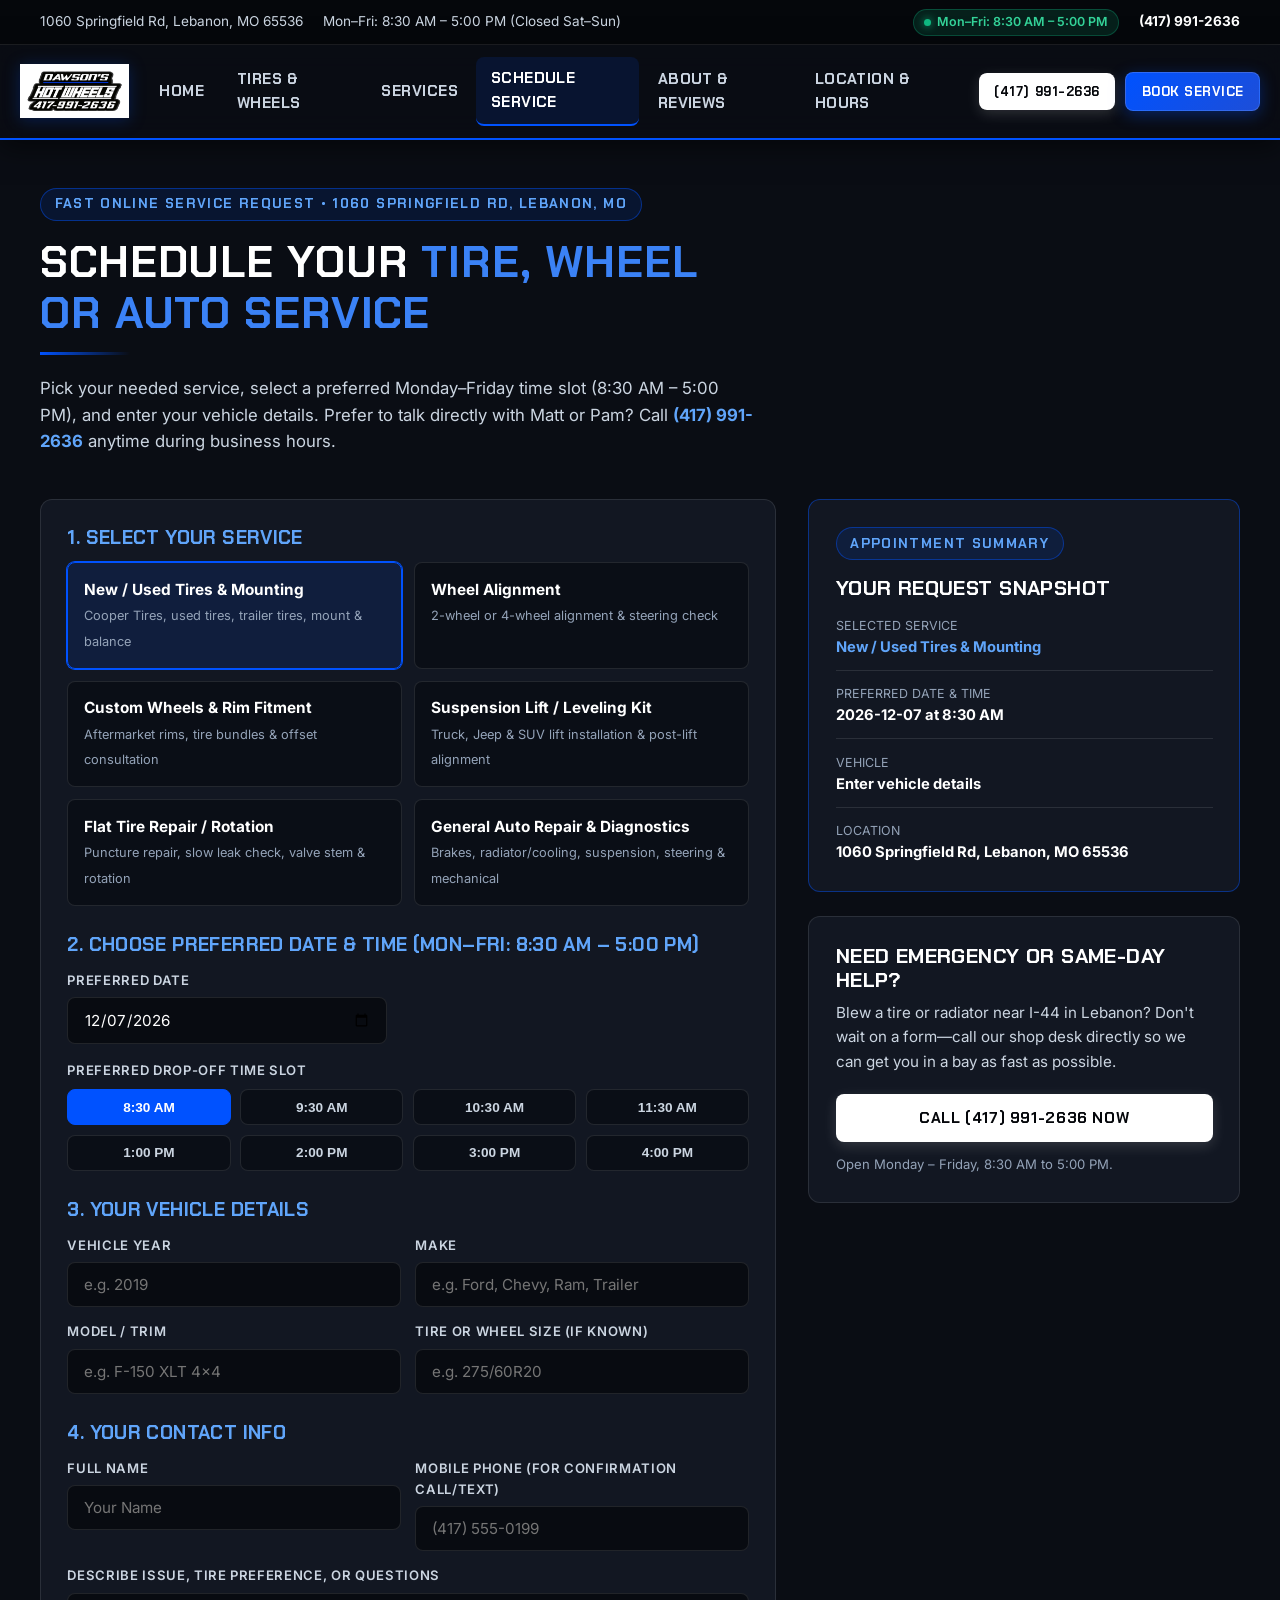
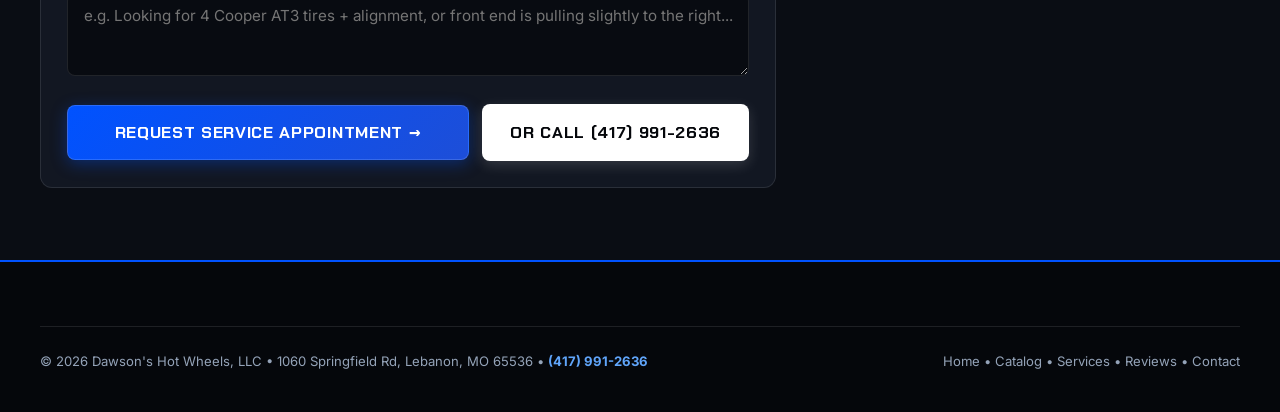
<file: schedule.html>
<!DOCTYPE html>
<html lang="en">
<head>
  <meta charset="UTF-8">
  <meta name="viewport" content="width=device-width, initial-scale=1.0">
  <title>Schedule Tire &amp; Auto Service Online | Dawson's Hot Wheels (Lebanon, MO)</title>
  <meta name="description" content="Book your tire installation, wheel alignment, flat repair, suspension lift, or auto repair appointment online at Dawson's Hot Wheels, 1060 Springfield Rd, Lebanon, MO. Or call (417) 991-2636.">
  <link rel="canonical" href="https://dawsonshotwheels.com/schedule.html">
  <meta name="robots" content="index, follow">

  <!-- Open Graph -->
  <meta property="og:type" content="website">
  <meta property="og:title" content="Online Service Scheduling | Dawson's Hot Wheels in Lebanon, MO">
  <meta property="og:description" content="Pick your service, choose a preferred Monday–Friday time slot, and enter your vehicle details. Fast, honest tire &amp; auto care at 1060 Springfield Rd.">
  <meta property="og:url" content="https://dawsonshotwheels.com/schedule.html">
  <meta property="og:image" content="https://dawsonshotwheels.com/assets/images/logo.png">

  <link rel="preconnect" href="https://fonts.googleapis.com">
  <link rel="preconnect" href="https://fonts.gstatic.com" crossorigin>
  <link href="https://fonts.googleapis.com/css2?family=Chakra+Petch:ital,wght@0,600;0,700;1,700;1,800&family=Inter:wght@400;500;600;700;800&display=swap" rel="stylesheet">
  <link rel="stylesheet" href="assets/css/styles.css">
</head>
<body>

  <!-- Top Utility Bar -->
  <div class="top-bar">
    <div class="container top-bar-inner">
      <div class="top-bar-items">
        <a href="https://maps.google.com/maps?q=Dawson's+Hot+Wheels+1060+Springfield+Rd,+Lebanon,+MO+65536" target="_blank" rel="noopener" class="top-bar-item">
          <span>1060 Springfield Rd, Lebanon, MO 65536</span>
        </a>
        <span class="top-bar-item">Mon–Fri: 8:30 AM – 5:00 PM (Closed Sat–Sun)</span>
      </div>
      <div class="top-bar-items">
        <span class="badge-status js-shop-status"><span class="dot"></span> Mon–Fri: 8:30 AM – 5:00 PM</span>
        <a href="tel:4179912636" class="top-bar-item" style="font-weight: 700; color: #ffffff;">(417) 991-2636</a>
      </div>
    </div>
  </div>

  <!-- Header -->
  <header class="site-header">
    <div class="container header-inner">
      <a href="index.html" class="brand-logo">
        <img src="assets/images/logo.png" alt="Dawson's Hot Wheels Logo" width="210" height="86">
      </a>

      <nav class="main-nav" aria-label="Main Navigation">
        <a href="index.html" class="nav-link">Home</a>
        <a href="catalog.html" class="nav-link">Tires &amp; Wheels</a>
        <a href="services.html" class="nav-link">Services</a>
        <a href="schedule.html" class="nav-link active">Schedule Service</a>
        <a href="about.html" class="nav-link">About &amp; Reviews</a>
        <a href="contact.html" class="nav-link">Location &amp; Hours</a>
      </nav>

      <div class="header-ctas">
        <a href="tel:4179912636" class="btn btn-call btn-sm">(417) 991-2636</a>
        <a href="schedule.html" class="btn btn-primary btn-sm">Book Service</a>
        <button type="button" class="mobile-menu-btn" id="mobileMenuBtn" aria-label="Toggle Menu" aria-expanded="false">
          <svg width="22" height="22" viewBox="0 0 24 24" fill="none" stroke="currentColor" stroke-width="2.2"><line x1="3" y1="6" x2="21" y2="6"/><line x1="3" y1="12" x2="21" y2="12"/><line x1="3" y1="18" x2="21" y2="18"/></svg>
        </button>
      </div>
    </div>

    <div class="mobile-nav-drawer" id="mobileNavDrawer">
      <div class="mobile-nav-links">
        <a href="index.html">Home</a>
        <a href="catalog.html">Tires &amp; Wheels Catalog</a>
        <a href="services.html">Auto &amp; Tire Services</a>
        <a href="schedule.html">Schedule Service Online</a>
        <a href="about.html">Our Story &amp; Real Reviews</a>
        <a href="contact.html">Hours, Map &amp; Contact</a>
      </div>
    </div>
  </header>

  <main>
    <section class="section" style="padding-top: 3rem;">
      <div class="container">
        <div class="section-header">
          <div class="eyebrow">Fast Online Service Request • 1060 Springfield Rd, Lebanon, MO</div>
          <h1 class="section-title">Schedule Your <span>Tire, Wheel or Auto Service</span></h1>
          <div class="racing-line"></div>
          <p class="section-subtitle">
            Pick your needed service, select a preferred Monday–Friday time slot (8:30 AM – 5:00 PM), and enter your vehicle details. Prefer to talk directly with Matt or Pam? Call <a href="tel:4179912636" style="color:#60a5fa;font-weight:700;">(417) 991-2636</a> anytime during business hours.
          </p>
        </div>

        <div class="booking-layout">
          <!-- Booking Form Column -->
          <div class="card">
            <form id="serviceBookingForm" style="display: flex; flex-direction: column; gap: 1.75rem;">
              <input type="hidden" id="selectedServiceInput" name="service" value="New / Used Tires & Mounting">
              <input type="hidden" id="selectedTimeInput" name="time" value="8:30 AM">

              <!-- Step 1 -->
              <div>
                <h2 style="font-size: 1.2rem; margin-bottom: 0.85rem; color: #60a5fa;">1. Select Your Service</h2>
                <div class="service-pick-grid">
                  <div class="service-option selected js-service-option" data-service="New / Used Tires & Mounting">
                    <div>
                      <strong style="display: block; font-size: 0.96rem;">New / Used Tires &amp; Mounting</strong>
                      <span style="font-size: 0.8rem; color: var(--text-muted);">Cooper Tires, used tires, trailer tires, mount &amp; balance</span>
                    </div>
                  </div>

                  <div class="service-option js-service-option" data-service="Wheel Alignment">
                    <div>
                      <strong style="display: block; font-size: 0.96rem;">Wheel Alignment</strong>
                      <span style="font-size: 0.8rem; color: var(--text-muted);">2-wheel or 4-wheel alignment &amp; steering check</span>
                    </div>
                  </div>

                  <div class="service-option js-service-option" data-service="Custom Wheels & Tire Package">
                    <div>
                      <strong style="display: block; font-size: 0.96rem;">Custom Wheels &amp; Rim Fitment</strong>
                      <span style="font-size: 0.8rem; color: var(--text-muted);">Aftermarket rims, tire bundles &amp; offset consultation</span>
                    </div>
                  </div>

                  <div class="service-option js-service-option" data-service="Suspension Lift / Leveling Kit">
                    <div>
                      <strong style="display: block; font-size: 0.96rem;">Suspension Lift / Leveling Kit</strong>
                      <span style="font-size: 0.8rem; color: var(--text-muted);">Truck, Jeep &amp; SUV lift installation &amp; post-lift alignment</span>
                    </div>
                  </div>

                  <div class="service-option js-service-option" data-service="Flat Tire Repair / Rotation">
                    <div>
                      <strong style="display: block; font-size: 0.96rem;">Flat Tire Repair / Rotation</strong>
                      <span style="font-size: 0.8rem; color: var(--text-muted);">Puncture repair, slow leak check, valve stem &amp; rotation</span>
                    </div>
                  </div>

                  <div class="service-option js-service-option" data-service="General Auto Repair">
                    <div>
                      <strong style="display: block; font-size: 0.96rem;">General Auto Repair &amp; Diagnostics</strong>
                      <span style="font-size: 0.8rem; color: var(--text-muted);">Brakes, radiator/cooling, suspension, steering &amp; mechanical</span>
                    </div>
                  </div>
                </div>
              </div>

              <!-- Step 2 -->
              <div>
                <h2 style="font-size: 1.2rem; margin-bottom: 0.85rem; color: #60a5fa;">2. Choose Preferred Date &amp; Time (Mon–Fri: 8:30 AM – 5:00 PM)</h2>
                <div class="form-group" style="margin-bottom: 1rem; max-width: 320px;">
                  <label for="bookingDate" class="form-label">Preferred Date</label>
                  <input type="date" id="bookingDate" name="date" class="form-control" required>
                </div>
                <div id="weekendWarning" style="display: none; background: rgba(245, 158, 11, 0.15); border: 1px solid rgba(245, 158, 11, 0.4); color: #fbbf24; padding: 0.65rem 0.9rem; border-radius: 8px; font-size: 0.84rem; margin-bottom: 1rem;">
                  Note: Dawson's Hot Wheels is open Monday through Friday (8:30 AM – 5:00 PM) and closed on Saturdays &amp; Sundays. Please select a weekday for fastest confirmation.
                </div>

                <label class="form-label" style="display: block; margin-bottom: 0.5rem;">Preferred Drop-Off Time Slot</label>
                <div class="time-slots-grid">
                  <button type="button" class="time-slot-btn selected js-time-slot" data-time="8:30 AM">8:30 AM</button>
                  <button type="button" class="time-slot-btn js-time-slot" data-time="9:30 AM">9:30 AM</button>
                  <button type="button" class="time-slot-btn js-time-slot" data-time="10:30 AM">10:30 AM</button>
                  <button type="button" class="time-slot-btn js-time-slot" data-time="11:30 AM">11:30 AM</button>
                  <button type="button" class="time-slot-btn js-time-slot" data-time="1:00 PM">1:00 PM</button>
                  <button type="button" class="time-slot-btn js-time-slot" data-time="2:00 PM">2:00 PM</button>
                  <button type="button" class="time-slot-btn js-time-slot" data-time="3:00 PM">3:00 PM</button>
                  <button type="button" class="time-slot-btn js-time-slot" data-time="4:00 PM">4:00 PM</button>
                </div>
              </div>

              <!-- Step 3 -->
              <div>
                <h2 style="font-size: 1.2rem; margin-bottom: 0.85rem; color: #60a5fa;">3. Your Vehicle Details</h2>
                <div class="grid-2" style="gap: 0.9rem;">
                  <div class="form-group">
                    <label for="vehYear" class="form-label">Vehicle Year</label>
                    <input type="text" id="vehYear" name="vehYear" class="form-control" placeholder="e.g. 2019" required>
                  </div>
                  <div class="form-group">
                    <label for="vehMake" class="form-label">Make</label>
                    <input type="text" id="vehMake" name="vehMake" class="form-control" placeholder="e.g. Ford, Chevy, Ram, Trailer" required>
                  </div>
                  <div class="form-group">
                    <label for="vehModel" class="form-label">Model / Trim</label>
                    <input type="text" id="vehModel" name="vehModel" class="form-control" placeholder="e.g. F-150 XLT 4x4" required>
                  </div>
                  <div class="form-group">
                    <label for="vehTireSize" class="form-label">Tire or Wheel Size (If Known)</label>
                    <input type="text" id="vehTireSize" name="vehTireSize" class="form-control" placeholder="e.g. 275/60R20">
                  </div>
                </div>
              </div>

              <!-- Step 4 -->
              <div>
                <h2 style="font-size: 1.2rem; margin-bottom: 0.85rem; color: #60a5fa;">4. Your Contact Info</h2>
                <div class="grid-2" style="gap: 0.9rem; margin-bottom: 0.9rem;">
                  <div class="form-group">
                    <label for="custName" class="form-label">Full Name</label>
                    <input type="text" id="custName" name="custName" class="form-control" placeholder="Your Name" required>
                  </div>
                  <div class="form-group">
                    <label for="custPhone" class="form-label">Mobile Phone (For Confirmation Call/Text)</label>
                    <input type="tel" id="custPhone" name="custPhone" class="form-control" placeholder="(417) 555-0199" required>
                  </div>
                </div>
                <div class="form-group">
                  <label for="custNotes" class="form-label">Describe Issue, Tire Preference, or Questions</label>
                  <textarea id="custNotes" name="custNotes" rows="3" class="form-control" placeholder="e.g. Looking for 4 Cooper AT3 tires + alignment, or front end is pulling slightly to the right..."></textarea>
                </div>
              </div>

              <div style="display: flex; flex-wrap: wrap; gap: 0.85rem; align-items: center;">
                <button type="submit" class="btn btn-primary btn-lg" style="flex: 1;">
                  Request Service Appointment →
                </button>
                <a href="tel:4179912636" class="btn btn-call btn-lg">
                  Or Call (417) 991-2636
                </a>
              </div>
            </form>

            <div id="bookingConfirmationBox" style="display: none;"></div>
          </div>

          <!-- Sidebar Summary & Direct Call Card -->
          <aside style="display: flex; flex-direction: column; gap: 1.5rem;">
            <div class="card" style="border-color: var(--border-blue);">
              <div>
                <div class="eyebrow">Appointment Summary</div>
                <h3 style="margin-bottom: 1rem;">Your Request Snapshot</h3>
                <div style="display: flex; flex-direction: column; gap: 0.85rem; font-size: 0.92rem;">
                  <div style="border-bottom: 1px solid var(--border-dark); padding-bottom: 0.65rem;">
                    <span style="color: var(--text-muted); font-size: 0.78rem; text-transform: uppercase; display: block;">Selected Service</span>
                    <strong id="summaryService" style="color: #60a5fa;">New / Used Tires &amp; Mounting</strong>
                  </div>
                  <div style="border-bottom: 1px solid var(--border-dark); padding-bottom: 0.65rem;">
                    <span style="color: var(--text-muted); font-size: 0.78rem; text-transform: uppercase; display: block;">Preferred Date &amp; Time</span>
                    <strong id="summaryDateTime">Select date &amp; time</strong>
                  </div>
                  <div style="border-bottom: 1px solid var(--border-dark); padding-bottom: 0.65rem;">
                    <span style="color: var(--text-muted); font-size: 0.78rem; text-transform: uppercase; display: block;">Vehicle</span>
                    <strong id="summaryVehicle">Enter vehicle details</strong>
                  </div>
                  <div>
                    <span style="color: var(--text-muted); font-size: 0.78rem; text-transform: uppercase; display: block;">Location</span>
                    <strong>1060 Springfield Rd, Lebanon, MO 65536</strong>
                  </div>
                </div>
              </div>
            </div>

            <div class="card">
              <div>
                <h3>Need Emergency or Same-Day Help?</h3>
                <p>
                  Blew a tire or radiator near I-44 in Lebanon? Don't wait on a form—call our shop desk directly so we can get you in a bay as fast as possible.
                </p>
                <a href="tel:4179912636" class="btn btn-call" style="width: 100%; margin-bottom: 0.75rem;">
                  Call (417) 991-2636 Now
                </a>
                <p style="font-size: 0.82rem; color: var(--text-muted); margin-bottom: 0;">
                  Open Monday – Friday, 8:30 AM to 5:00 PM.
                </p>
              </div>
            </div>
          </aside>
        </div>
      </div>
    </section>
  </main>

  <footer class="site-footer">
    <div class="container">
      <div class="footer-bottom">
        <div>© 2026 Dawson's Hot Wheels, LLC • 1060 Springfield Rd, Lebanon, MO 65536 • <a href="tel:4179912636" style="color:#60a5fa;font-weight:700;">(417) 991-2636</a></div>
        <div><a href="index.html">Home</a> • <a href="catalog.html">Catalog</a> • <a href="services.html">Services</a> • <a href="about.html">Reviews</a> • <a href="contact.html">Contact</a></div>
      </div>
    </div>
  </footer>

  <div class="mobile-sticky-bar">
    <a href="tel:4179912636" class="btn btn-call" style="padding: 0.7rem 0.75rem; font-size: 0.9rem;">Tap to Call Shop</a>
    <a href="schedule.html" class="btn btn-primary" style="padding: 0.7rem 0.75rem; font-size: 0.9rem;">Book Service</a>
  </div>

  <script src="assets/js/app.js"></script>
</body>
</html>
</file>
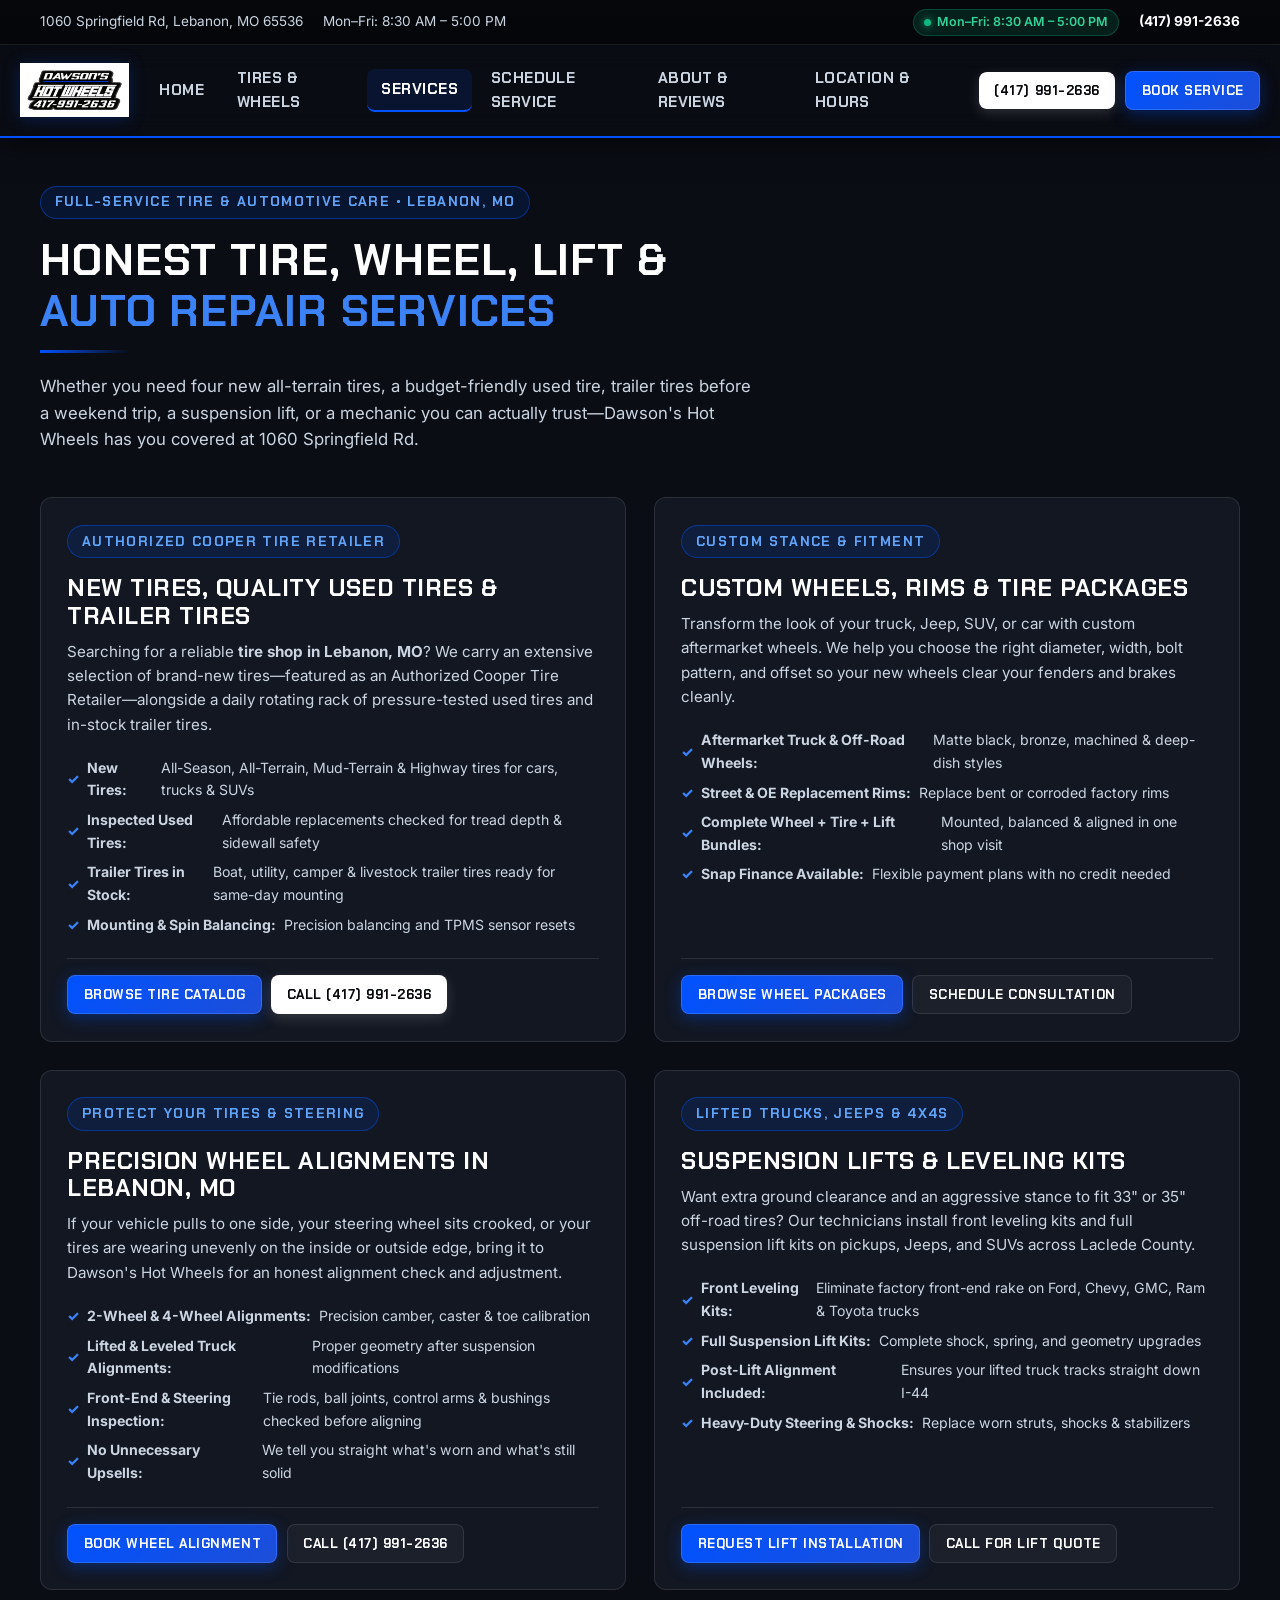
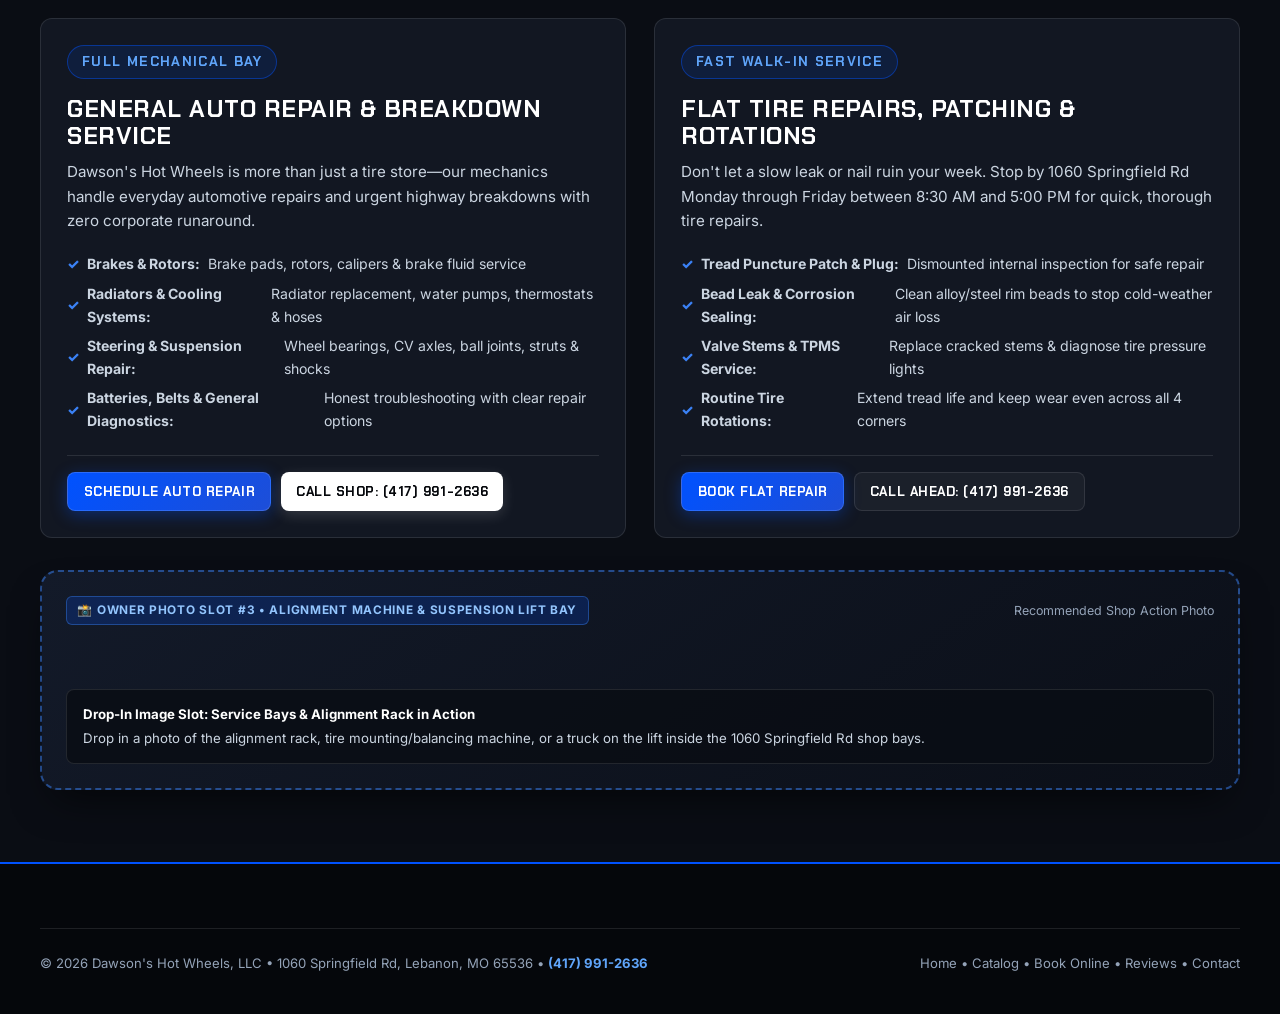
<file: services.html>
<!DOCTYPE html>
<html lang="en">
<head>
  <meta charset="UTF-8">
  <meta name="viewport" content="width=device-width, initial-scale=1.0">
  <title>Auto Repair, Wheel Alignments, Suspension Lifts &amp; Tire Services | Lebanon, MO</title>
  <meta name="description" content="Complete tire and automotive services at Dawson's Hot Wheels in Lebanon, MO: new &amp; used tires, trailer tires, custom wheels, wheel alignments, suspension lifts, flat repairs &amp; mechanic service. Call (417) 991-2636.">
  <link rel="canonical" href="https://dawsonshotwheels.com/services.html">
  <meta name="robots" content="index, follow">

  <meta property="og:type" content="website">
  <meta property="og:title" content="Auto Repair, Wheel Alignments, Lifts &amp; Tire Services | Dawson's Hot Wheels">
  <meta property="og:description" content="Honest tire &amp; mechanic service at 1060 Springfield Rd, Lebanon, MO. No upsells or gimmicks—just quality tires, wheels, alignments, suspension lifts &amp; auto repair.">
  <meta property="og:url" content="https://dawsonshotwheels.com/services.html">
  <meta property="og:image" content="https://dawsonshotwheels.com/assets/images/logo.png">

  <link rel="preconnect" href="https://fonts.googleapis.com">
  <link rel="preconnect" href="https://fonts.gstatic.com" crossorigin>
  <link href="https://fonts.googleapis.com/css2?family=Chakra+Petch:ital,wght@0,600;0,700;1,700;1,800&family=Inter:wght@400;500;600;700;800&display=swap" rel="stylesheet">
  <link rel="stylesheet" href="assets/css/styles.css">
</head>
<body>

  <div class="top-bar">
    <div class="container top-bar-inner">
      <div class="top-bar-items">
        <a href="https://maps.google.com/maps?q=Dawson's+Hot+Wheels+1060+Springfield+Rd,+Lebanon,+MO+65536" target="_blank" rel="noopener" class="top-bar-item">
          <span>1060 Springfield Rd, Lebanon, MO 65536</span>
        </a>
        <span class="top-bar-item">Mon–Fri: 8:30 AM – 5:00 PM</span>
      </div>
      <div class="top-bar-items">
        <span class="badge-status js-shop-status"><span class="dot"></span> Mon–Fri: 8:30 AM – 5:00 PM</span>
        <a href="tel:4179912636" class="top-bar-item" style="font-weight: 700; color: #ffffff;">(417) 991-2636</a>
      </div>
    </div>
  </div>

  <header class="site-header">
    <div class="container header-inner">
      <a href="index.html" class="brand-logo">
        <img src="assets/images/logo.png" alt="Dawson's Hot Wheels Logo" width="210" height="86">
      </a>

      <nav class="main-nav" aria-label="Main Navigation">
        <a href="index.html" class="nav-link">Home</a>
        <a href="catalog.html" class="nav-link">Tires &amp; Wheels</a>
        <a href="services.html" class="nav-link active">Services</a>
        <a href="schedule.html" class="nav-link">Schedule Service</a>
        <a href="about.html" class="nav-link">About &amp; Reviews</a>
        <a href="contact.html" class="nav-link">Location &amp; Hours</a>
      </nav>

      <div class="header-ctas">
        <a href="tel:4179912636" class="btn btn-call btn-sm">(417) 991-2636</a>
        <a href="schedule.html" class="btn btn-primary btn-sm">Book Service</a>
        <button type="button" class="mobile-menu-btn" id="mobileMenuBtn" aria-label="Toggle Menu" aria-expanded="false">
          <svg width="22" height="22" viewBox="0 0 24 24" fill="none" stroke="currentColor" stroke-width="2.2"><line x1="3" y1="6" x2="21" y2="6"/><line x1="3" y1="12" x2="21" y2="12"/><line x1="3" y1="18" x2="21" y2="18"/></svg>
        </button>
      </div>
    </div>

    <div class="mobile-nav-drawer" id="mobileNavDrawer">
      <div class="mobile-nav-links">
        <a href="index.html">Home</a>
        <a href="catalog.html">Tires &amp; Wheels Catalog</a>
        <a href="services.html">Auto &amp; Tire Services</a>
        <a href="schedule.html">Schedule Service Online</a>
        <a href="about.html">Our Story &amp; Real Reviews</a>
        <a href="contact.html">Hours, Map &amp; Contact</a>
      </div>
    </div>
  </header>

  <main>
    <section class="section" style="padding-top: 3rem;">
      <div class="container">
        <div class="section-header">
          <div class="eyebrow">Full-Service Tire &amp; Automotive Care • Lebanon, MO</div>
          <h1 class="section-title">Honest Tire, Wheel, Lift &amp; <span>Auto Repair Services</span></h1>
          <div class="racing-line"></div>
          <p class="section-subtitle">
            Whether you need four new all-terrain tires, a budget-friendly used tire, trailer tires before a weekend trip, a suspension lift, or a mechanic you can actually trust—Dawson's Hot Wheels has you covered at 1060 Springfield Rd.
          </p>
        </div>

        <div class="grid-2" style="margin-bottom: 2rem;">
          <article class="card" id="tires">
            <div>
              <div class="eyebrow">Authorized Cooper Tire Retailer</div>
              <h2>New Tires, Quality Used Tires &amp; Trailer Tires</h2>
              <p style="margin-top: 0.65rem;">
                Searching for a reliable <strong>tire shop in Lebanon, MO</strong>? We carry an extensive selection of brand-new tires—featured as an Authorized Cooper Tire Retailer—alongside a daily rotating rack of pressure-tested used tires and in-stock trailer tires.
              </p>
              <ul class="card-list">
                <li><strong>New Tires:</strong> All-Season, All-Terrain, Mud-Terrain &amp; Highway tires for cars, trucks &amp; SUVs</li>
                <li><strong>Inspected Used Tires:</strong> Affordable replacements checked for tread depth &amp; sidewall safety</li>
                <li><strong>Trailer Tires in Stock:</strong> Boat, utility, camper &amp; livestock trailer tires ready for same-day mounting</li>
                <li><strong>Mounting &amp; Spin Balancing:</strong> Precision balancing and TPMS sensor resets</li>
              </ul>
            </div>
            <div class="card-actions">
              <a href="catalog.html?category=Tires" class="btn btn-primary btn-sm">Browse Tire Catalog</a>
              <a href="tel:4179912636" class="btn btn-call btn-sm">Call (417) 991-2636</a>
            </div>
          </article>

          <article class="card" id="wheels">
            <div>
              <div class="eyebrow">Custom Stance &amp; Fitment</div>
              <h2>Custom Wheels, Rims &amp; Tire Packages</h2>
              <p style="margin-top: 0.65rem;">
                Transform the look of your truck, Jeep, SUV, or car with custom aftermarket wheels. We help you choose the right diameter, width, bolt pattern, and offset so your new wheels clear your fenders and brakes cleanly.
              </p>
              <ul class="card-list">
                <li><strong>Aftermarket Truck &amp; Off-Road Wheels:</strong> Matte black, bronze, machined &amp; deep-dish styles</li>
                <li><strong>Street &amp; OE Replacement Rims:</strong> Replace bent or corroded factory rims</li>
                <li><strong>Complete Wheel + Tire + Lift Bundles:</strong> Mounted, balanced &amp; aligned in one shop visit</li>
                <li><strong>Snap Finance Available:</strong> Flexible payment plans with no credit needed</li>
              </ul>
            </div>
            <div class="card-actions">
              <a href="catalog.html?category=Wheels" class="btn btn-primary btn-sm">Browse Wheel Packages</a>
              <a href="schedule.html?service=Custom+Wheels+%26+Tire+Package" class="btn btn-outline btn-sm">Schedule Consultation</a>
            </div>
          </article>

          <article class="card" id="alignments">
            <div>
              <div class="eyebrow">Protect Your Tires &amp; Steering</div>
              <h2>Precision Wheel Alignments in Lebanon, MO</h2>
              <p style="margin-top: 0.65rem;">
                If your vehicle pulls to one side, your steering wheel sits crooked, or your tires are wearing unevenly on the inside or outside edge, bring it to Dawson's Hot Wheels for an honest alignment check and adjustment.
              </p>
              <ul class="card-list">
                <li><strong>2-Wheel &amp; 4-Wheel Alignments:</strong> Precision camber, caster &amp; toe calibration</li>
                <li><strong>Lifted &amp; Leveled Truck Alignments:</strong> Proper geometry after suspension modifications</li>
                <li><strong>Front-End &amp; Steering Inspection:</strong> Tie rods, ball joints, control arms &amp; bushings checked before aligning</li>
                <li><strong>No Unnecessary Upsells:</strong> We tell you straight what's worn and what's still solid</li>
              </ul>
            </div>
            <div class="card-actions">
              <a href="schedule.html?service=Wheel+Alignment" class="btn btn-primary btn-sm">Book Wheel Alignment</a>
              <a href="tel:4179912636" class="btn btn-outline btn-sm">Call (417) 991-2636</a>
            </div>
          </article>

          <article class="card" id="lifts">
            <div>
              <div class="eyebrow">Lifted Trucks, Jeeps &amp; 4x4s</div>
              <h2>Suspension Lifts &amp; Leveling Kits</h2>
              <p style="margin-top: 0.65rem;">
                Want extra ground clearance and an aggressive stance to fit 33" or 35" off-road tires? Our technicians install front leveling kits and full suspension lift kits on pickups, Jeeps, and SUVs across Laclede County.
              </p>
              <ul class="card-list">
                <li><strong>Front Leveling Kits:</strong> Eliminate factory front-end rake on Ford, Chevy, GMC, Ram &amp; Toyota trucks</li>
                <li><strong>Full Suspension Lift Kits:</strong> Complete shock, spring, and geometry upgrades</li>
                <li><strong>Post-Lift Alignment Included:</strong> Ensures your lifted truck tracks straight down I-44</li>
                <li><strong>Heavy-Duty Steering &amp; Shocks:</strong> Replace worn struts, shocks &amp; stabilizers</li>
              </ul>
            </div>
            <div class="card-actions">
              <a href="schedule.html?service=Suspension+Lift+%2F+Leveling+Kit" class="btn btn-primary btn-sm">Request Lift Installation</a>
              <a href="tel:4179912636" class="btn btn-outline btn-sm">Call for Lift Quote</a>
            </div>
          </article>

          <article class="card" id="repair">
            <div>
              <div class="eyebrow">Full Mechanical Bay</div>
              <h2>General Auto Repair &amp; Breakdown Service</h2>
              <p style="margin-top: 0.65rem;">
                Dawson's Hot Wheels is more than just a tire store—our mechanics handle everyday automotive repairs and urgent highway breakdowns with zero corporate runaround.
              </p>
              <ul class="card-list">
                <li><strong>Brakes &amp; Rotors:</strong> Brake pads, rotors, calipers &amp; brake fluid service</li>
                <li><strong>Radiators &amp; Cooling Systems:</strong> Radiator replacement, water pumps, thermostats &amp; hoses</li>
                <li><strong>Steering &amp; Suspension Repair:</strong> Wheel bearings, CV axles, ball joints, struts &amp; shocks</li>
                <li><strong>Batteries, Belts &amp; General Diagnostics:</strong> Honest troubleshooting with clear repair options</li>
              </ul>
            </div>
            <div class="card-actions">
              <a href="schedule.html?service=General+Auto+Repair" class="btn btn-primary btn-sm">Schedule Auto Repair</a>
              <a href="tel:4179912636" class="btn btn-call btn-sm">Call Shop: (417) 991-2636</a>
            </div>
          </article>

          <article class="card" id="flats">
            <div>
              <div class="eyebrow">Fast Walk-In Service</div>
              <h2>Flat Tire Repairs, Patching &amp; Rotations</h2>
              <p style="margin-top: 0.65rem;">
                Don't let a slow leak or nail ruin your week. Stop by 1060 Springfield Rd Monday through Friday between 8:30 AM and 5:00 PM for quick, thorough tire repairs.
              </p>
              <ul class="card-list">
                <li><strong>Tread Puncture Patch &amp; Plug:</strong> Dismounted internal inspection for safe repair</li>
                <li><strong>Bead Leak &amp; Corrosion Sealing:</strong> Clean alloy/steel rim beads to stop cold-weather air loss</li>
                <li><strong>Valve Stems &amp; TPMS Service:</strong> Replace cracked stems &amp; diagnose tire pressure lights</li>
                <li><strong>Routine Tire Rotations:</strong> Extend tread life and keep wear even across all 4 corners</li>
              </ul>
            </div>
            <div class="card-actions">
              <a href="schedule.html?service=Flat+Tire+Repair+%2F+Rotation" class="btn btn-primary btn-sm">Book Flat Repair</a>
              <a href="tel:4179912636" class="btn btn-outline btn-sm">Call Ahead: (417) 991-2636</a>
            </div>
          </article>
        </div>

        <!-- Owner Photo Slot #3 for Shop Bay / Alignment Rack Photo -->
        <div class="photo-slot" style="min-height: 220px;">
          <div style="display: flex; justify-content: space-between; align-items: center; flex-wrap: wrap; gap: 0.5rem;">
            <span class="photo-slot-tag">📸 Owner Photo Slot #3 • Alignment Machine &amp; Suspension Lift Bay</span>
            <span style="font-size: 0.78rem; color: var(--text-muted);">Recommended Shop Action Photo</span>
          </div>
          <div class="photo-slot-caption" style="margin-top: 1rem;">
            <strong>Drop-In Image Slot: Service Bays &amp; Alignment Rack in Action</strong>
            Drop in a photo of the alignment rack, tire mounting/balancing machine, or a truck on the lift inside the 1060 Springfield Rd shop bays.
          </div>
        </div>
      </div>
    </section>
  </main>

  <footer class="site-footer">
    <div class="container">
      <div class="footer-bottom">
        <div>© 2026 Dawson's Hot Wheels, LLC • 1060 Springfield Rd, Lebanon, MO 65536 • <a href="tel:4179912636" style="color:#60a5fa;font-weight:700;">(417) 991-2636</a></div>
        <div><a href="index.html">Home</a> • <a href="catalog.html">Catalog</a> • <a href="schedule.html">Book Online</a> • <a href="about.html">Reviews</a> • <a href="contact.html">Contact</a></div>
      </div>
    </div>
  </footer>

  <div class="mobile-sticky-bar">
    <a href="tel:4179912636" class="btn btn-call" style="padding: 0.7rem 0.75rem; font-size: 0.9rem;">Tap to Call Shop</a>
    <a href="schedule.html" class="btn btn-primary" style="padding: 0.7rem 0.75rem; font-size: 0.9rem;">Book Service</a>
  </div>

  <script src="assets/js/app.js"></script>
</body>
</html>
</file>
<file: assets/css/styles.css>
:root {
  --bg-dark: #0a0d14;
  --bg-card: #121722;
  --bg-card-hover: #182030;
  --bg-surface: #151b28;
  --bg-light: #f8fafc;
  --blue-primary: #0052ff;
  --blue-bright: #2563eb;
  --blue-glow: rgba(0, 82, 255, 0.35);
  --blue-subtle: rgba(0, 82, 255, 0.12);
  --accent-amber: #f59e0b;
  --accent-green: #10b981;
  --text-white: #ffffff;
  --text-light: #cbd5e1;
  --text-muted: #94a3b8;
  --border-dark: rgba(255, 255, 255, 0.1);
  --border-blue: rgba(0, 82, 255, 0.45);
  --radius-sm: 8px;
  --radius-md: 12px;
  --radius-lg: 18px;
  --shadow-lg: 0 20px 40px -15px rgba(0, 0, 0, 0.65);
  --font-heading: 'Chakra Petch', 'Impact', system-ui, -apple-system, sans-serif;
  --font-body: 'Inter', system-ui, -apple-system, sans-serif;
}

* {
  box-sizing: border-box;
  margin: 0;
  padding: 0;
}

html {
  scroll-behavior: smooth;
  background-color: var(--bg-dark);
  color: var(--text-white);
  font-family: var(--font-body);
  line-height: 1.6;
}

body {
  background-color: var(--bg-dark);
  color: var(--text-white);
  overflow-x: hidden;
  padding-bottom: 72px; /* Space for mobile sticky call bar */
}

@media (min-width: 900px) {
  body {
    padding-bottom: 0;
  }
}

a {
  color: inherit;
  text-decoration: none;
  transition: all 0.2s ease;
}

img {
  max-width: 100%;
  height: auto;
  display: block;
}

.container {
  width: 100%;
  max-width: 1240px;
  margin: 0 auto;
  padding: 0 1.25rem;
}

/* Top Utility Bar */
.top-bar {
  background: #05070b;
  border-bottom: 1px solid var(--border-dark);
  font-size: 0.85rem;
  padding: 0.55rem 0;
  color: var(--text-light);
}

.top-bar-inner {
  display: flex;
  flex-wrap: wrap;
  justify-content: space-between;
  align-items: center;
  gap: 0.75rem;
}

.top-bar-items {
  display: flex;
  flex-wrap: wrap;
  align-items: center;
  gap: 1.25rem;
}

.top-bar-item {
  display: inline-flex;
  align-items: center;
  gap: 0.4rem;
}

.top-bar-item svg {
  color: var(--blue-primary);
  flex-shrink: 0;
}

.badge-status {
  display: inline-flex;
  align-items: center;
  gap: 0.4rem;
  background: rgba(16, 185, 129, 0.14);
  color: #34d399;
  border: 1px solid rgba(16, 185, 129, 0.3);
  padding: 0.15rem 0.6rem;
  border-radius: 999px;
  font-weight: 600;
  font-size: 0.78rem;
}

.badge-status .dot {
  width: 7px;
  height: 7px;
  border-radius: 50%;
  background: #10b981;
  box-shadow: 0 0 8px #10b981;
}

/* Header & Navigation */
.site-header {
  position: sticky;
  top: 0;
  z-index: 1000;
  background: rgba(10, 13, 20, 0.92);
  backdrop-filter: blur(14px);
  border-bottom: 2px solid var(--blue-primary);
  box-shadow: 0 8px 25px rgba(0, 0, 0, 0.5);
}

.header-inner {
  display: flex;
  align-items: center;
  justify-content: space-between;
  padding: 0.75rem 0;
  gap: 1rem;
}

.brand-logo {
  display: flex;
  align-items: center;
  gap: 0.75rem;
}

.brand-logo img {
  height: 54px;
  width: auto;
  filter: drop-shadow(0 2px 8px rgba(0, 82, 255, 0.25));
}

.main-nav {
  display: none;
  align-items: center;
  gap: 0.25rem;
}

@media (min-width: 960px) {
  .main-nav {
    display: flex;
  }
}

.nav-link {
  padding: 0.55rem 0.9rem;
  border-radius: var(--radius-sm);
  font-family: var(--font-heading);
  font-weight: 700;
  font-size: 0.95rem;
  letter-spacing: 0.03em;
  text-transform: uppercase;
  color: var(--text-light);
}

.nav-link:hover,
.nav-link.active {
  color: var(--text-white);
  background: var(--blue-subtle);
}

.nav-link.active {
  border-bottom: 2px solid var(--blue-primary);
}

.header-ctas {
  display: flex;
  align-items: center;
  gap: 0.65rem;
}

.mobile-menu-btn {
  display: inline-flex;
  align-items: center;
  justify-content: center;
  background: var(--bg-surface);
  border: 1px solid var(--border-dark);
  color: var(--text-white);
  width: 42px;
  height: 42px;
  border-radius: var(--radius-sm);
  cursor: pointer;
}

@media (min-width: 960px) {
  .mobile-menu-btn {
    display: none;
  }
}

.mobile-nav-drawer {
  display: none;
  background: var(--bg-card);
  border-bottom: 1px solid var(--border-dark);
  padding: 1rem 1.25rem;
}

.mobile-nav-drawer.open {
  display: block;
}

.mobile-nav-links {
  display: flex;
  flex-direction: column;
  gap: 0.5rem;
}

.mobile-nav-links a {
  padding: 0.75rem 1rem;
  border-radius: var(--radius-sm);
  font-family: var(--font-heading);
  font-weight: 700;
  text-transform: uppercase;
  background: var(--bg-surface);
  border: 1px solid var(--border-dark);
}

/* Buttons */
.btn {
  display: inline-flex;
  align-items: center;
  justify-content: center;
  gap: 0.5rem;
  padding: 0.75rem 1.35rem;
  border-radius: var(--radius-sm);
  font-family: var(--font-heading);
  font-weight: 700;
  font-size: 0.95rem;
  text-transform: uppercase;
  letter-spacing: 0.04em;
  cursor: pointer;
  border: none;
  transition: all 0.2s ease;
  white-space: nowrap;
}

.btn-primary {
  background: linear-gradient(135deg, #0052ff 0%, #1d4ed8 100%);
  color: var(--text-white);
  box-shadow: 0 4px 16px var(--blue-glow);
  border: 1px solid rgba(255, 255, 255, 0.15);
}

.btn-primary:hover {
  transform: translateY(-2px);
  box-shadow: 0 8px 24px rgba(0, 82, 255, 0.55);
  background: linear-gradient(135deg, #1d65ff 0%, #2563eb 100%);
}

.btn-call {
  background: #ffffff;
  color: #05070b;
  font-weight: 800;
  box-shadow: 0 4px 14px rgba(255, 255, 255, 0.15);
}

.btn-call:hover {
  background: #e2e8f0;
  transform: translateY(-2px);
}

.btn-outline {
  background: rgba(255, 255, 255, 0.04);
  color: var(--text-white);
  border: 1px solid var(--border-dark);
}

.btn-outline:hover {
  border-color: var(--blue-primary);
  background: var(--blue-subtle);
}

.btn-lg {
  padding: 0.95rem 1.75rem;
  font-size: 1.05rem;
}

.btn-sm {
  padding: 0.5rem 0.95rem;
  font-size: 0.82rem;
}

/* Typography & Sections */
h1, h2, h3, h4 {
  font-family: var(--font-heading);
  line-height: 1.15;
  text-transform: uppercase;
  letter-spacing: 0.02em;
}

.eyebrow {
  display: inline-flex;
  align-items: center;
  gap: 0.5rem;
  color: #60a5fa;
  font-family: var(--font-heading);
  font-weight: 700;
  font-size: 0.85rem;
  text-transform: uppercase;
  letter-spacing: 0.1em;
  background: var(--blue-subtle);
  border: 1px solid var(--border-blue);
  padding: 0.3rem 0.85rem;
  border-radius: 999px;
  margin-bottom: 1rem;
}

.section {
  padding: 4.5rem 0;
  position: relative;
}

.section-alt {
  background: #0d121c;
  border-top: 1px solid var(--border-dark);
  border-bottom: 1px solid var(--border-dark);
}

.section-header {
  max-width: 720px;
  margin-bottom: 2.75rem;
}

.section-header.center {
  margin-left: auto;
  margin-right: auto;
  text-align: center;
}

.section-title {
  font-size: clamp(1.85rem, 3.5vw, 2.75rem);
  font-weight: 800;
  margin-bottom: 0.75rem;
}

.section-title span {
  color: #3b82f6;
}

.section-subtitle {
  color: var(--text-light);
  font-size: 1.05rem;
}

/* Blue Racing Stripe Divider */
.racing-line {
  height: 3px;
  width: 90px;
  background: linear-gradient(90deg, var(--blue-primary), transparent);
  margin: 0.85rem 0 1.25rem;
}

.center .racing-line {
  margin-left: auto;
  margin-right: auto;
  background: linear-gradient(90deg, transparent, var(--blue-primary), transparent);
}

/* Hero Section */
.hero {
  position: relative;
  padding: 4rem 0 4.5rem;
  background:
    radial-gradient(circle at 80% 20%, rgba(0, 82, 255, 0.22), transparent 45%),
    radial-gradient(circle at 15% 80%, rgba(0, 82, 255, 0.12), transparent 40%),
    linear-gradient(180deg, #070a10 0%, #0d1320 100%);
  border-bottom: 1px solid var(--border-dark);
  overflow: hidden;
}

.hero-grid {
  display: grid;
  grid-template-columns: 1fr;
  gap: 2.5rem;
  align-items: center;
}

@media (min-width: 960px) {
  .hero-grid {
    grid-template-columns: 1.15fr 0.85fr;
  }
}

.hero-title {
  font-size: clamp(2.25rem, 4.8vw, 3.85rem);
  font-weight: 800;
  font-style: italic;
  margin-bottom: 1.1rem;
  letter-spacing: 0.01em;
}

.hero-title .highlight {
  color: #3b82f6;
  text-shadow: 0 0 28px rgba(0, 82, 255, 0.4);
}

.hero-lead {
  font-size: 1.12rem;
  color: var(--text-light);
  margin-bottom: 1.75rem;
  max-width: 620px;
}

.hero-quote-box {
  background: rgba(18, 23, 34, 0.85);
  border-left: 4px solid var(--blue-primary);
  padding: 0.95rem 1.25rem;
  border-radius: 0 var(--radius-sm) var(--radius-sm) 0;
  margin-bottom: 1.85rem;
  font-size: 0.95rem;
  color: #e2e8f0;
}

.hero-quote-box strong {
  color: #60a5fa;
  display: block;
  font-size: 0.82rem;
  text-transform: uppercase;
  letter-spacing: 0.06em;
  margin-top: 0.35rem;
}

.hero-actions {
  display: flex;
  flex-wrap: wrap;
  gap: 0.9rem;
  margin-bottom: 2rem;
}

.trust-pills {
  display: flex;
  flex-wrap: wrap;
  gap: 0.75rem;
}

.trust-pill {
  display: inline-flex;
  align-items: center;
  gap: 0.5rem;
  background: var(--bg-card);
  border: 1px solid var(--border-dark);
  padding: 0.5rem 0.9rem;
  border-radius: var(--radius-sm);
  font-size: 0.86rem;
  font-weight: 600;
}

.trust-pill .stars {
  color: var(--accent-amber);
  letter-spacing: 1px;
}

/* Owner Photo / Media Placeholder Slot */
.photo-slot {
  position: relative;
  background: linear-gradient(145deg, #131a29 0%, #0b0f18 100%);
  border: 2px dashed rgba(59, 130, 246, 0.5);
  border-radius: var(--radius-lg);
  padding: 1.5rem;
  display: flex;
  flex-direction: column;
  justify-content: space-between;
  min-height: 320px;
  box-shadow: var(--shadow-lg);
  overflow: hidden;
}

.photo-slot-tag {
  display: inline-flex;
  align-items: center;
  gap: 0.4rem;
  align-self: flex-start;
  background: rgba(0, 82, 255, 0.2);
  color: #93c5fd;
  border: 1px solid rgba(59, 130, 246, 0.4);
  font-size: 0.74rem;
  font-weight: 700;
  text-transform: uppercase;
  letter-spacing: 0.06em;
  padding: 0.25rem 0.65rem;
  border-radius: 6px;
}

.photo-slot-visual {
  margin: 1.25rem 0;
  text-align: center;
}

.photo-slot-visual img.logo-showcase {
  max-width: 290px;
  margin: 0 auto 1rem;
}

.photo-slot-caption {
  background: rgba(10, 13, 20, 0.85);
  border: 1px solid var(--border-dark);
  border-radius: var(--radius-sm);
  padding: 0.85rem 1rem;
  font-size: 0.83rem;
  color: var(--text-light);
}

.photo-slot-caption strong {
  color: #ffffff;
  display: block;
  margin-bottom: 0.2rem;
}

/* Quick Finder Widget */
.quick-finder {
  background: linear-gradient(135deg, #131b2e 0%, #0f1522 100%);
  border: 1px solid var(--border-blue);
  border-radius: var(--radius-md);
  padding: 1.5rem;
  margin-top: -2.25rem;
  position: relative;
  z-index: 10;
  box-shadow: var(--shadow-lg);
}

.quick-finder-grid {
  display: grid;
  grid-template-columns: 1fr;
  gap: 1rem;
  align-items: end;
}

@media (min-width: 768px) {
  .quick-finder-grid {
    grid-template-columns: repeat(4, 1fr);
  }
}

/* Cards & Grids */
.grid-3 {
  display: grid;
  grid-template-columns: 1fr;
  gap: 1.5rem;
}

@media (min-width: 768px) {
  .grid-3 {
    grid-template-columns: repeat(2, 1fr);
  }
}

@media (min-width: 1040px) {
  .grid-3 {
    grid-template-columns: repeat(3, 1fr);
  }
}

.grid-2 {
  display: grid;
  grid-template-columns: 1fr;
  gap: 1.75rem;
}

@media (min-width: 860px) {
  .grid-2 {
    grid-template-columns: repeat(2, 1fr);
  }
}

.card {
  background: var(--bg-card);
  border: 1px solid var(--border-dark);
  border-radius: var(--radius-md);
  padding: 1.65rem;
  display: flex;
  flex-direction: column;
  justify-content: space-between;
  transition: transform 0.22s ease, border-color 0.22s ease, background 0.22s ease;
}

.card:hover {
  transform: translateY(-4px);
  border-color: var(--border-blue);
  background: var(--bg-card-hover);
}

.card-icon {
  width: 48px;
  height: 48px;
  border-radius: 10px;
  background: var(--blue-subtle);
  border: 1px solid var(--border-blue);
  color: #60a5fa;
  display: flex;
  align-items: center;
  justify-content: center;
  margin-bottom: 1.15rem;
}

.card h3 {
  font-size: 1.3rem;
  margin-bottom: 0.6rem;
}

.card p {
  color: var(--text-light);
  font-size: 0.95rem;
  margin-bottom: 1.25rem;
}

.card-list {
  list-style: none;
  margin-bottom: 1.4rem;
  display: flex;
  flex-direction: column;
  gap: 0.45rem;
}

.card-list li {
  display: flex;
  align-items: center;
  gap: 0.5rem;
  font-size: 0.88rem;
  color: var(--text-light);
}

.card-list li::before {
  content: "✓";
  color: #3b82f6;
  font-weight: 800;
}

.card-actions {
  display: flex;
  flex-wrap: wrap;
  gap: 0.6rem;
  margin-top: auto;
  padding-top: 1rem;
  border-top: 1px solid var(--border-dark);
}

/* Reviews Section */
.rating-summary-banner {
  background: linear-gradient(135deg, #11192b 0%, #0c121e 100%);
  border: 1px solid var(--border-blue);
  border-radius: var(--radius-md);
  padding: 1.5rem 2rem;
  display: flex;
  flex-wrap: wrap;
  align-items: center;
  justify-content: space-between;
  gap: 1.5rem;
  margin-bottom: 2rem;
}

.rating-big {
  display: flex;
  align-items: center;
  gap: 1.25rem;
}

.rating-number {
  font-family: var(--font-heading);
  font-size: 3.1rem;
  font-weight: 800;
  color: var(--text-white);
  line-height: 1;
}

.rating-stars {
  color: var(--accent-amber);
  font-size: 1.25rem;
  letter-spacing: 2px;
}

.review-card {
  background: var(--bg-card);
  border: 1px solid var(--border-dark);
  border-radius: var(--radius-md);
  padding: 1.5rem;
  display: flex;
  flex-direction: column;
  justify-content: space-between;
}

.review-header {
  display: flex;
  align-items: center;
  justify-content: space-between;
  margin-bottom: 0.85rem;
}

.reviewer-info {
  display: flex;
  align-items: center;
  gap: 0.75rem;
}

.reviewer-avatar {
  width: 40px;
  height: 40px;
  border-radius: 50%;
  background: var(--blue-subtle);
  border: 1px solid var(--border-blue);
  color: #60a5fa;
  font-family: var(--font-heading);
  font-weight: 700;
  display: flex;
  align-items: center;
  justify-content: center;
}

.reviewer-name {
  font-weight: 700;
  font-size: 0.98rem;
}

.review-meta {
  font-size: 0.78rem;
  color: var(--text-muted);
}

.review-quote {
  font-size: 0.96rem;
  color: #e2e8f0;
  font-style: italic;
  margin-bottom: 1rem;
}

.verified-google-tag {
  display: inline-flex;
  align-items: center;
  gap: 0.35rem;
  font-size: 0.76rem;
  color: var(--text-muted);
  font-weight: 600;
}

/* Forms & Filter Controls */
.form-group {
  display: flex;
  flex-direction: column;
  gap: 0.4rem;
}

.form-label {
  font-size: 0.82rem;
  font-weight: 600;
  text-transform: uppercase;
  letter-spacing: 0.05em;
  color: var(--text-light);
}

.form-control {
  background: #080b11;
  border: 1px solid var(--border-dark);
  color: var(--text-white);
  padding: 0.75rem 0.95rem;
  border-radius: var(--radius-sm);
  font-family: var(--font-body);
  font-size: 0.95rem;
  transition: border-color 0.2s ease;
  width: 100%;
}

.form-control:focus {
  outline: none;
  border-color: var(--blue-primary);
  box-shadow: 0 0 0 3px rgba(0, 82, 255, 0.2);
}

/* Catalog Page Components */
.catalog-notice {
  background: rgba(0, 82, 255, 0.12);
  border: 1px solid var(--border-blue);
  border-radius: var(--radius-md);
  padding: 1rem 1.25rem;
  margin-bottom: 1.75rem;
  display: flex;
  flex-wrap: wrap;
  align-items: center;
  justify-content: space-between;
  gap: 1rem;
  font-size: 0.9rem;
}

.filter-panel {
  background: var(--bg-card);
  border: 1px solid var(--border-dark);
  border-radius: var(--radius-md);
  padding: 1.5rem;
  margin-bottom: 2rem;
}

.filter-grid {
  display: grid;
  grid-template-columns: 1fr;
  gap: 1rem;
}

@media (min-width: 680px) {
  .filter-grid {
    grid-template-columns: repeat(2, 1fr);
  }
}

@media (min-width: 1024px) {
  .filter-grid {
    grid-template-columns: 1.4fr repeat(4, 1fr) auto;
    align-items: end;
  }
}

.catalog-tag {
  display: inline-block;
  padding: 0.2rem 0.6rem;
  border-radius: 6px;
  font-size: 0.74rem;
  font-weight: 700;
  text-transform: uppercase;
  letter-spacing: 0.04em;
}

.tag-verified {
  background: rgba(16, 185, 129, 0.15);
  color: #34d399;
  border: 1px solid rgba(16, 185, 129, 0.35);
}

.tag-partner {
  background: rgba(59, 130, 246, 0.15);
  color: #93c5fd;
  border: 1px solid rgba(59, 130, 246, 0.35);
}

.tag-used {
  background: rgba(245, 158, 11, 0.15);
  color: #fbbf24;
  border: 1px solid rgba(245, 158, 11, 0.35);
}

.spec-pills {
  display: flex;
  flex-wrap: wrap;
  gap: 0.4rem;
  margin: 0.75rem 0 1.1rem;
}

.spec-pill {
  background: #090c12;
  border: 1px solid var(--border-dark);
  padding: 0.2rem 0.55rem;
  border-radius: 5px;
  font-size: 0.78rem;
  color: var(--text-light);
  font-family: monospace;
}

/* Booking Flow Steps */
.booking-layout {
  display: grid;
  grid-template-columns: 1fr;
  gap: 2rem;
}

@media (min-width: 960px) {
  .booking-layout {
    grid-template-columns: 1.45fr 0.85fr;
  }
}

.service-pick-grid {
  display: grid;
  grid-template-columns: 1fr;
  gap: 0.75rem;
}

@media (min-width: 600px) {
  .service-pick-grid {
    grid-template-columns: repeat(2, 1fr);
  }
}

.service-option {
  background: #0a0e16;
  border: 1px solid var(--border-dark);
  border-radius: var(--radius-sm);
  padding: 0.9rem 1rem;
  cursor: pointer;
  display: flex;
  align-items: flex-start;
  gap: 0.75rem;
  transition: all 0.18s ease;
}

.service-option:hover {
  border-color: var(--blue-primary);
}

.service-option.selected {
  background: var(--blue-subtle);
  border-color: var(--blue-primary);
  box-shadow: 0 0 0 1px var(--blue-primary);
}

.time-slots-grid {
  display: grid;
  grid-template-columns: repeat(3, 1fr);
  gap: 0.6rem;
}

@media (min-width: 600px) {
  .time-slots-grid {
    grid-template-columns: repeat(4, 1fr);
  }
}

.time-slot-btn {
  background: #0a0e16;
  border: 1px solid var(--border-dark);
  color: var(--text-light);
  padding: 0.6rem 0.5rem;
  border-radius: var(--radius-sm);
  font-size: 0.85rem;
  font-weight: 600;
  cursor: pointer;
  text-align: center;
}

.time-slot-btn.selected,
.time-slot-btn:hover {
  background: var(--blue-primary);
  color: #ffffff;
  border-color: var(--blue-primary);
}

/* Modal for Quote Requests */
.modal-backdrop {
  position: fixed;
  inset: 0;
  background: rgba(5, 7, 11, 0.85);
  backdrop-filter: blur(6px);
  display: none;
  align-items: center;
  justify-content: center;
  z-index: 2000;
  padding: 1.25rem;
}

.modal-backdrop.open {
  display: flex;
}

.modal-card {
  background: var(--bg-card);
  border: 1px solid var(--border-blue);
  border-radius: var(--radius-md);
  max-width: 520px;
  width: 100%;
  padding: 1.75rem;
  box-shadow: var(--shadow-lg);
  position: relative;
}

.modal-close {
  position: absolute;
  top: 1rem;
  right: 1rem;
  background: transparent;
  border: none;
  color: var(--text-muted);
  font-size: 1.5rem;
  cursor: pointer;
}

/* Sticky Mobile Action Bar */
.mobile-sticky-bar {
  position: fixed;
  bottom: 0;
  left: 0;
  right: 0;
  z-index: 1500;
  background: rgba(10, 13, 20, 0.96);
  backdrop-filter: blur(12px);
  border-top: 2px solid var(--blue-primary);
  padding: 0.6rem 0.9rem;
  display: grid;
  grid-template-columns: 1.15fr 1fr;
  gap: 0.6rem;
  box-shadow: 0 -8px 25px rgba(0, 0, 0, 0.65);
}

@media (min-width: 900px) {
  .mobile-sticky-bar {
    display: none;
  }
}

/* Desktop Floating Call Pill */
.desktop-call-float {
  display: none;
  position: fixed;
  bottom: 1.5rem;
  right: 1.5rem;
  z-index: 1200;
  background: linear-gradient(135deg, #0052ff 0%, #1d4ed8 100%);
  color: #ffffff;
  padding: 0.8rem 1.25rem;
  border-radius: 999px;
  font-family: var(--font-heading);
  font-weight: 700;
  box-shadow: 0 10px 25px rgba(0, 82, 255, 0.5);
  border: 1px solid rgba(255, 255, 255, 0.25);
  align-items: center;
  gap: 0.6rem;
}

@media (min-width: 900px) {
  .desktop-call-float {
    display: inline-flex;
  }
}

/* Footer */
.site-footer {
  background: #05070b;
  border-top: 2px solid var(--blue-primary);
  padding: 4rem 0 2.5rem;
  color: var(--text-light);
  font-size: 0.92rem;
}

.footer-grid {
  display: grid;
  grid-template-columns: 1fr;
  gap: 2.25rem;
  margin-bottom: 2.75rem;
}

@media (min-width: 768px) {
  .footer-grid {
    grid-template-columns: 1.3fr 1fr 1fr 1.1fr;
  }
}

.footer-heading {
  color: var(--text-white);
  font-size: 1.05rem;
  margin-bottom: 1rem;
}

.footer-links {
  list-style: none;
  display: flex;
  flex-direction: column;
  gap: 0.55rem;
}

.footer-links a:hover {
  color: #60a5fa;
}

.hours-table {
  width: 100%;
  border-collapse: collapse;
  font-size: 0.88rem;
}

.hours-table td {
  padding: 0.35rem 0;
  border-bottom: 1px solid rgba(255, 255, 255, 0.06);
}

.hours-table td:last-child {
  text-align: right;
  font-weight: 600;
  color: var(--text-white);
}

.footer-bottom {
  border-top: 1px solid var(--border-dark);
  padding-top: 1.5rem;
  display: flex;
  flex-wrap: wrap;
  justify-content: space-between;
  gap: 1rem;
  font-size: 0.82rem;
  color: var(--text-muted);
}
</file>
